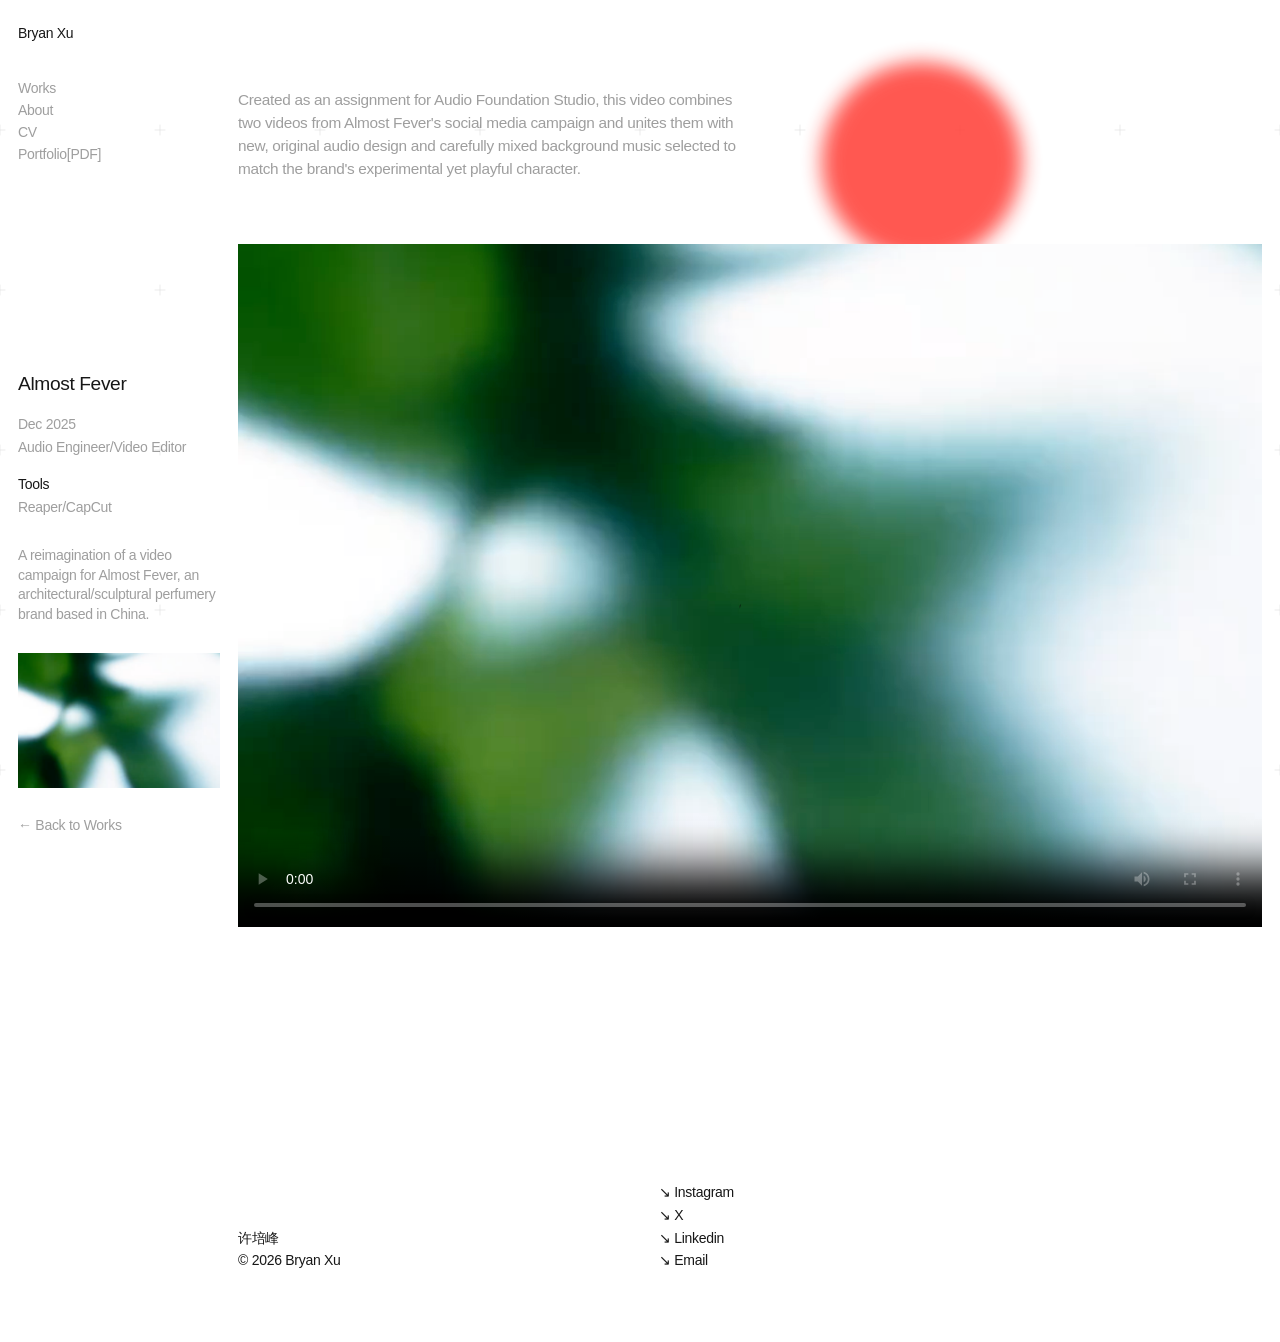
<file: visual-language-site/almost-fever.html>
<!doctype html>
<html lang="en">
  <head>
    <meta charset="utf-8">
    <meta name="viewport" content="width=device-width, initial-scale=1">
    <title>Almost Fever — Bryan Xu</title>
    <meta name="description" content="Almost Fever — a reimagination of a video campaign with original audio design and edited video.">
    <meta property="og:site_name" content="Bryan Xu">
    <meta property="og:type" content="website">
    <meta property="og:title" content="Almost Fever — Bryan Xu">
    <meta property="og:description" content="Almost Fever — a reimagination of a video campaign with original audio design and edited video.">
    <meta property="og:image" content="https://bxbryan.com/assets/site-thumbnail.png">
    <meta property="og:image:width" content="1200">
    <meta property="og:image:height" content="630">
    <meta name="twitter:card" content="summary_large_image">
    <meta name="twitter:image" content="https://bxbryan.com/assets/site-thumbnail.png">
    <link rel="icon" type="image/png" href="assets/site-icon.png">
    <link rel="apple-touch-icon" href="assets/site-icon.png">
    <link rel="stylesheet" href="styles.css">
  </head>
  <body>

    <div class="accent-circle" aria-hidden="true"></div>

    <header class="site-header">
      <a href="index.html" class="brand">Bryan Xu</a>
      <nav aria-label="Primary navigation">
        <a href="works.html">Works</a>
        <a href="about.html">About</a>
        <a href="assets/cv/Bryan-Xu-Resume-260428-ATS.pdf" target="_blank" rel="noopener">CV</a>
        <a href="assets/Bryan-Xu-Portfolio-260608.pdf" target="_blank" rel="noopener">Portfolio[PDF]</a>
      </nav>
    </header>

    <main class="page-wrap project-page">
      <div class="five-col">

        <!-- Sidebar -->
        <aside class="sidebar">
          <h1 class="sidebar-title">Almost Fever</h1>
          <div class="sidebar-meta">
            <span>Dec 2025</span>
            <span>Audio Engineer/Video Editor</span>
            <strong>Tools</strong>
            <span>Reaper/CapCut</span>
          </div>
          <p class="sidebar-desc">A reimagination of a video campaign for Almost Fever, an architectural/sculptural perfumery brand based in China.</p>
          <video class="sidebar-preview" src="assets/almost-fever/almost-fever.mp4" poster="assets/almost-fever/almost-fever-cover.png" muted autoplay playsinline loop preload="metadata" aria-label="Almost Fever preview"></video>
          <a href="works.html" class="back-link">← Back to Works</a>
        </aside>

        <!-- Main content -->
        <div class="col-main">
          <div class="intro-copy" data-reveal>
            <p>Created as an assignment for Audio Foundation Studio, this video combines two videos from Almost Fever's social media campaign and unites them with new, original audio design and carefully mixed background music selected to match the brand's experimental yet playful character.</p>
          </div>

          <div class="video-stack" data-reveal>
            <video class="project-video" src="assets/almost-fever/almost-fever.mp4" poster="assets/almost-fever/almost-fever-cover.png" controls playsinline preload="metadata" aria-label="Almost Fever campaign reimagination"></video>
          </div>
        </div>

      </div>
    </main>

    <footer class="site-footer">
      <div class="five-col">
        <div class="footer-identity">
          <span>许培峰</span>
          <span>&copy; 2026 Bryan Xu</span>
        </div>
        <div class="footer-links" aria-label="Social links">
          <a href="https://www.instagram.com/_bxbryan/" target="_blank" rel="noopener">&#x2198;&#xFE0E; Instagram</a>
          <a href="https://x.com/BxBryanx" target="_blank" rel="noopener">&#x2198;&#xFE0E; X</a>
          <a href="https://www.linkedin.com/in/bryan-xu-a65881256/" target="_blank" rel="noopener">&#x2198;&#xFE0E; Linkedin</a>
          <a href="mailto:bxbry4n@gmail.com">&#x2198;&#xFE0E; Email</a>
        </div>
      </div>
    </footer>

    <script>
      const circle = document.querySelector(".accent-circle");
      let cx = window.innerWidth * 0.72, cy = window.innerHeight * 0.18;
      let tx = cx, ty = cy;
      window.addEventListener("mousemove", e => { tx = e.clientX; ty = e.clientY; }, { passive: true });
      (function tick() {
        cx += (tx - cx) * 0.06;
        cy += (ty - cy) * 0.06;
        if (circle) circle.style.transform = `translate(${cx.toFixed(1)}px,${cy.toFixed(1)}px)`;
        requestAnimationFrame(tick);
      })();
      const observer = new IntersectionObserver(
        entries => entries.forEach(e => { if (e.isIntersecting) { e.target.classList.add("is-visible"); observer.unobserve(e.target); } }),
        { threshold: 0.08 }
      );
      document.querySelectorAll("[data-reveal]").forEach(el => observer.observe(el));
      document.body.classList.add("is-loaded");
    </script>
  </body>
</html>
</file>
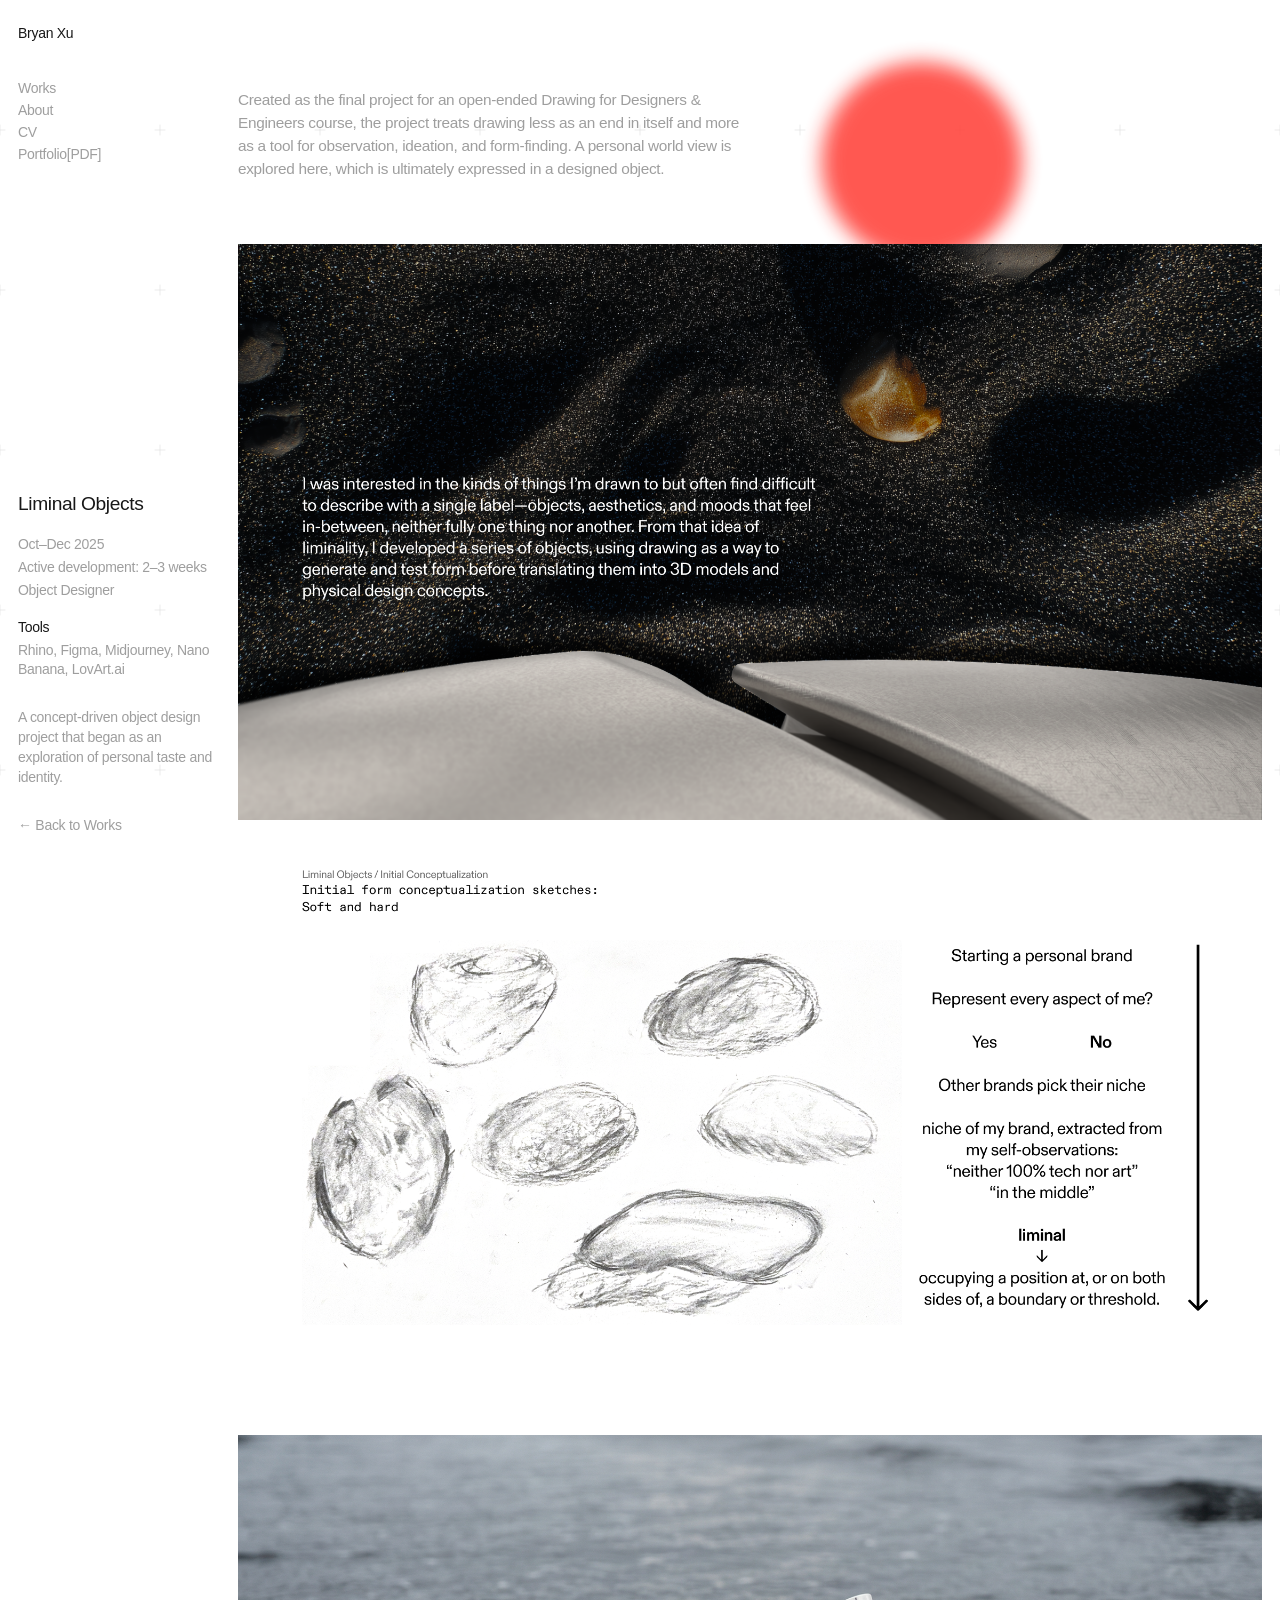
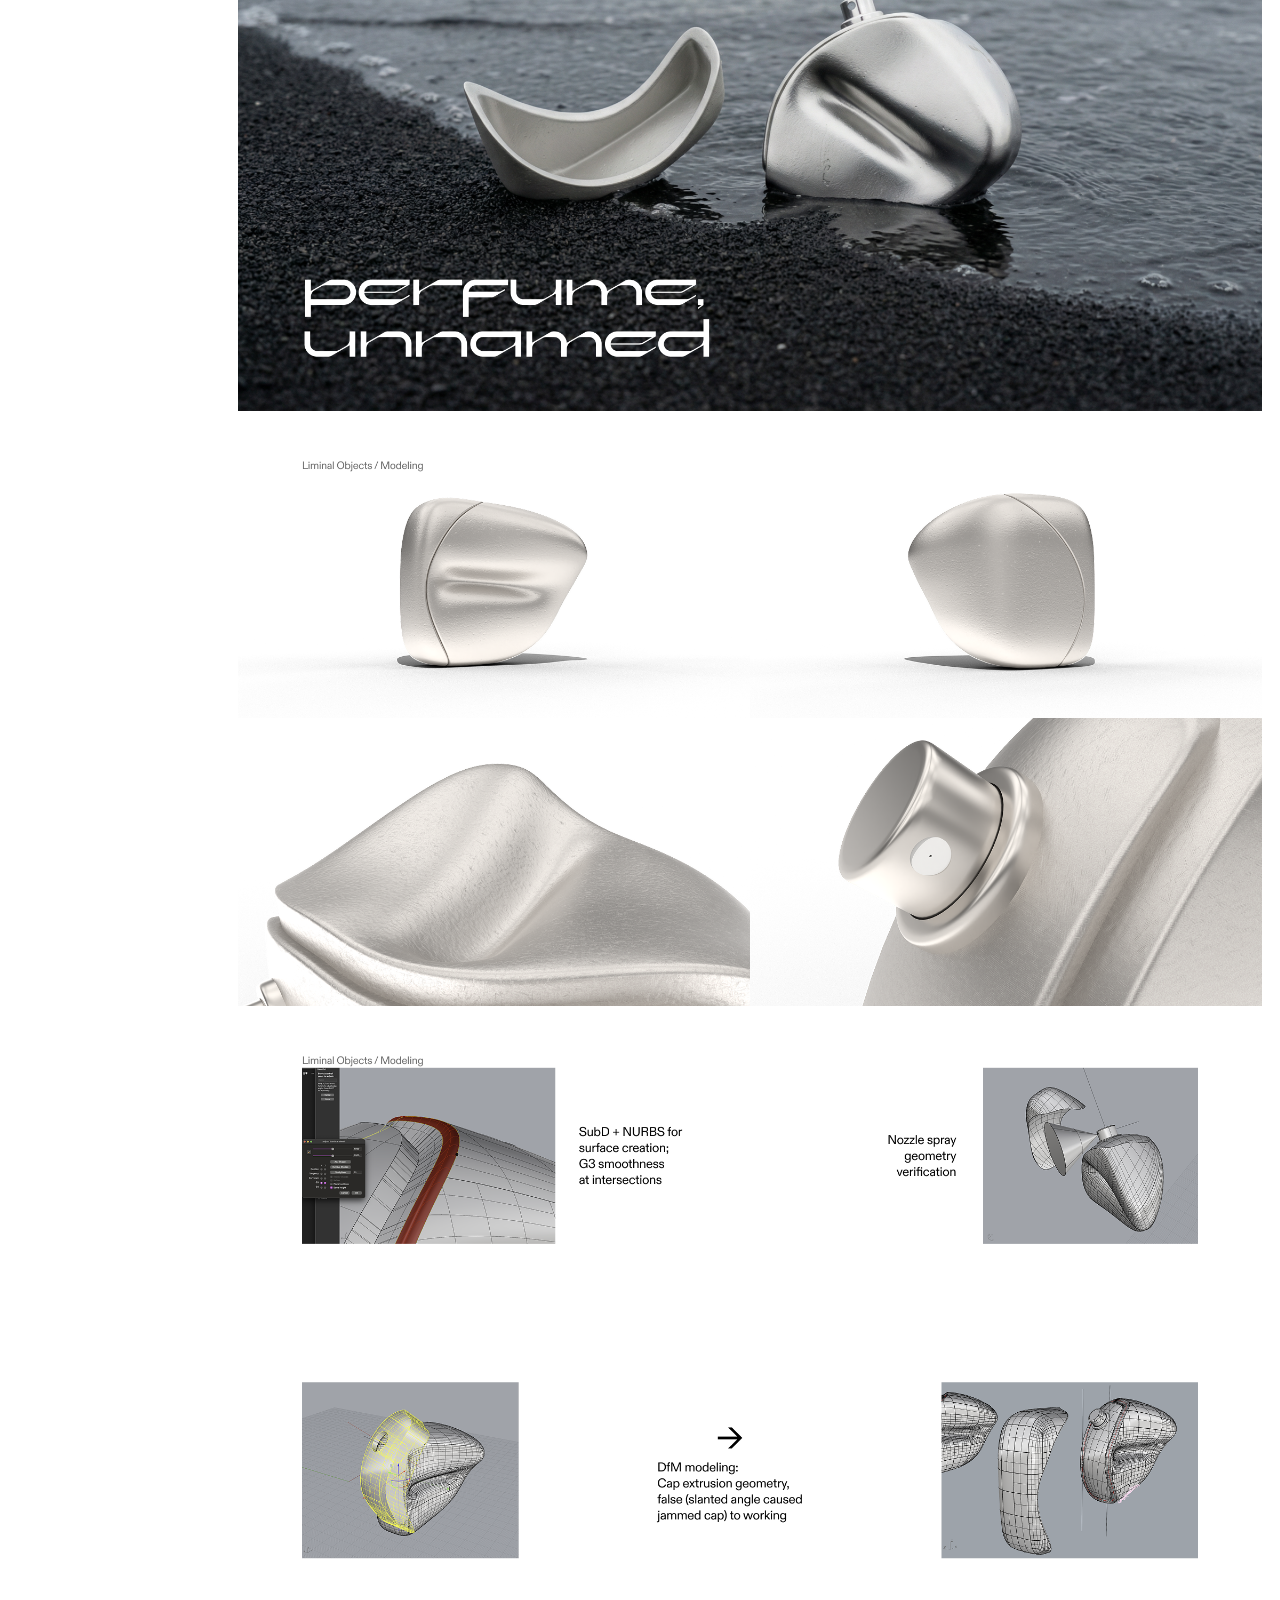
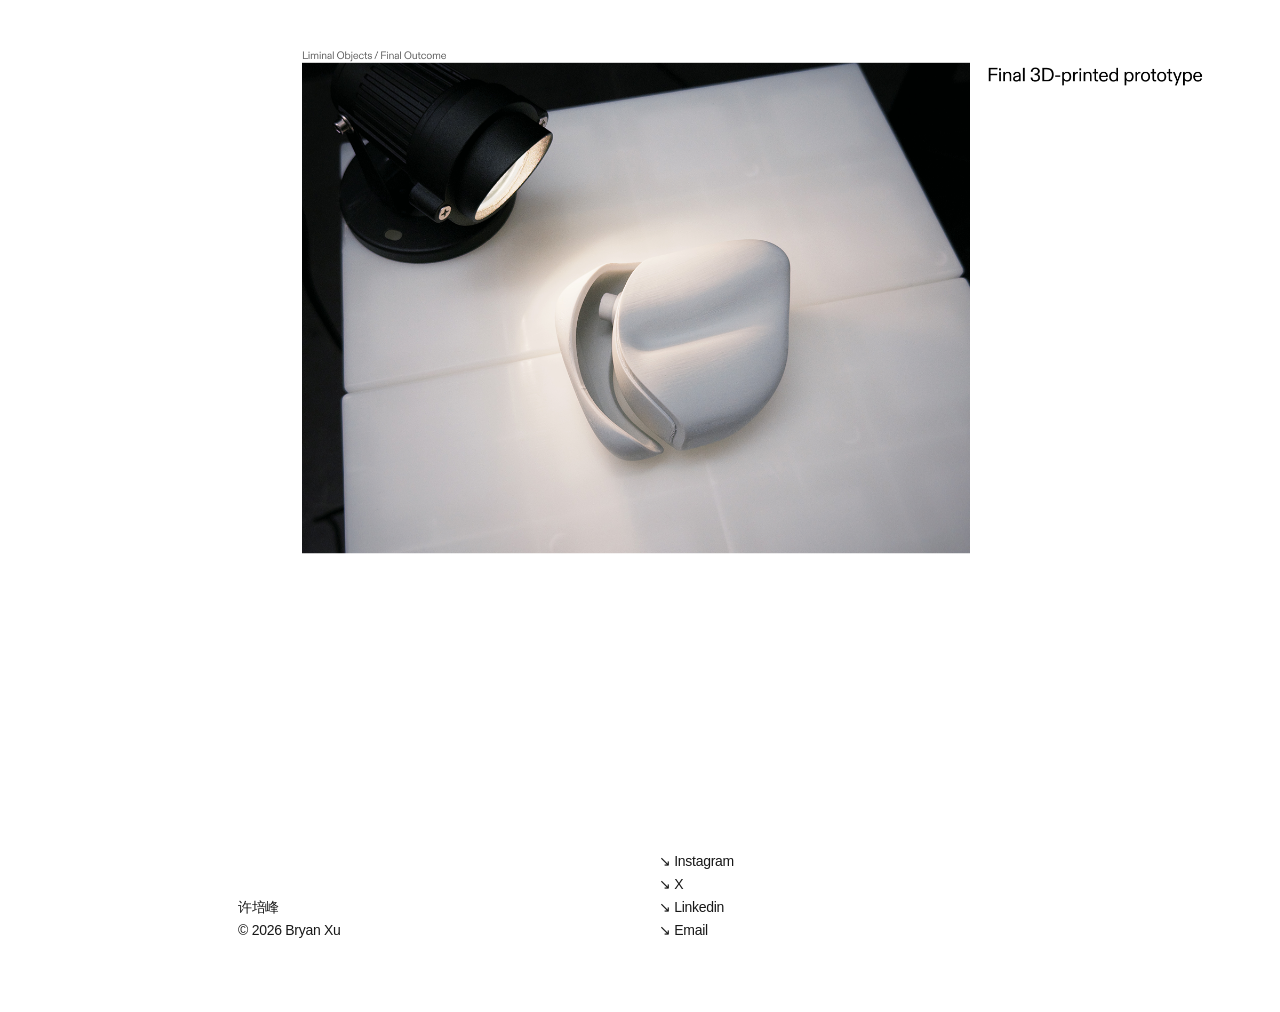
<file: visual-language-site/liminal-objects.html>
<!doctype html>
<html lang="en">
  <head>
    <meta charset="utf-8">
    <meta name="viewport" content="width=device-width, initial-scale=1">
    <title>Liminal Objects — Bryan Xu</title>
    <meta name="description" content="Liminal Objects — a concept-driven object design project exploring personal taste and identity.">
    <meta property="og:site_name" content="Bryan Xu">
    <meta property="og:type" content="website">
    <meta property="og:title" content="Liminal Objects — Bryan Xu">
    <meta property="og:description" content="Liminal Objects — a concept-driven object design project exploring personal taste and identity.">
    <meta property="og:image" content="https://bxbryan.com/assets/site-thumbnail.png">
    <meta property="og:image:width" content="1200">
    <meta property="og:image:height" content="630">
    <meta name="twitter:card" content="summary_large_image">
    <meta name="twitter:image" content="https://bxbryan.com/assets/site-thumbnail.png">
    <link rel="icon" type="image/png" href="assets/site-icon.png">
    <link rel="apple-touch-icon" href="assets/site-icon.png">
    <link rel="stylesheet" href="styles.css">
  </head>
  <body>

    <div class="accent-circle" aria-hidden="true"></div>

    <header class="site-header">
      <a href="index.html" class="brand">Bryan Xu</a>
      <nav aria-label="Primary navigation">
        <a href="works.html">Works</a>
        <a href="about.html">About</a>
        <a href="assets/cv/Bryan-Xu-Resume-260428-ATS.pdf" target="_blank" rel="noopener">CV</a>
        <a href="assets/Bryan-Xu-Portfolio-260608.pdf" target="_blank" rel="noopener">Portfolio[PDF]</a>
      </nav>
    </header>

    <main class="page-wrap project-page">
      <div class="five-col">

        <!-- Sidebar -->
        <aside class="sidebar">
          <h1 class="sidebar-title">Liminal Objects</h1>
          <div class="sidebar-meta">
            <span>Oct–Dec 2025</span>
            <span>Active development: 2–3 weeks</span>
            <span>Object Designer</span>
            <strong>Tools</strong>
            <span>Rhino, Figma, Midjourney, Nano Banana, LovArt.ai</span>
          </div>
          <p class="sidebar-desc">A concept-driven object design project that began as an exploration of personal taste and identity.</p>
          <a href="works.html" class="back-link">← Back to Works</a>
        </aside>

        <!-- Main content -->
        <div class="col-main">
          <div class="intro-copy" data-reveal>
            <p>Created as the final project for an open-ended Drawing for Designers &amp; Engineers course, the project treats drawing less as an end in itself and more as a tool for observation, ideation, and form-finding. A personal world view is explored here, which is ultimately expressed in a designed object.</p>
          </div>

          <div class="image-stack" data-reveal>
            <img src="assets/limobj/lim1.png" alt="Liminal Objects — study 1">
            <img src="assets/limobj/lim2.png" alt="Liminal Objects — study 2">
            <img src="assets/limobj/lim3.png" alt="Liminal Objects — study 3">
            <img src="assets/limobj/lim4.png" alt="Liminal Objects — study 4">
            <img src="assets/limobj/lim5.png" alt="Liminal Objects — study 5">
            <img src="assets/limobj/lim6.png" alt="Liminal Objects — study 6">
          </div>
        </div>

      </div>
    </main>

    <footer class="site-footer">
      <div class="five-col">
        <div class="footer-identity">
          <span>许培峰</span>
          <span>&copy; 2026 Bryan Xu</span>
        </div>
        <div class="footer-links" aria-label="Social links">
          <a href="https://www.instagram.com/_bxbryan/" target="_blank" rel="noopener">&#x2198;&#xFE0E; Instagram</a>
          <a href="https://x.com/BxBryanx" target="_blank" rel="noopener">&#x2198;&#xFE0E; X</a>
          <a href="https://www.linkedin.com/in/bryan-xu-a65881256/" target="_blank" rel="noopener">&#x2198;&#xFE0E; Linkedin</a>
          <a href="mailto:bxbry4n@gmail.com">&#x2198;&#xFE0E; Email</a>
        </div>
      </div>
    </footer>

    <script>
      const circle = document.querySelector(".accent-circle");
      let cx = window.innerWidth * 0.72, cy = window.innerHeight * 0.18;
      let tx = cx, ty = cy;
      window.addEventListener("mousemove", e => { tx = e.clientX; ty = e.clientY; }, { passive: true });
      (function tick() {
        cx += (tx - cx) * 0.06;
        cy += (ty - cy) * 0.06;
        if (circle) circle.style.transform = `translate(${cx.toFixed(1)}px,${cy.toFixed(1)}px)`;
        requestAnimationFrame(tick);
      })();
      const observer = new IntersectionObserver(
        entries => entries.forEach(e => { if (e.isIntersecting) { e.target.classList.add("is-visible"); observer.unobserve(e.target); } }),
        { threshold: 0.08 }
      );
      document.querySelectorAll("[data-reveal]").forEach(el => observer.observe(el));
      document.body.classList.add("is-loaded");
    </script>
    <script src="project-gallery.js"></script>
  </body>
</html>
</file>
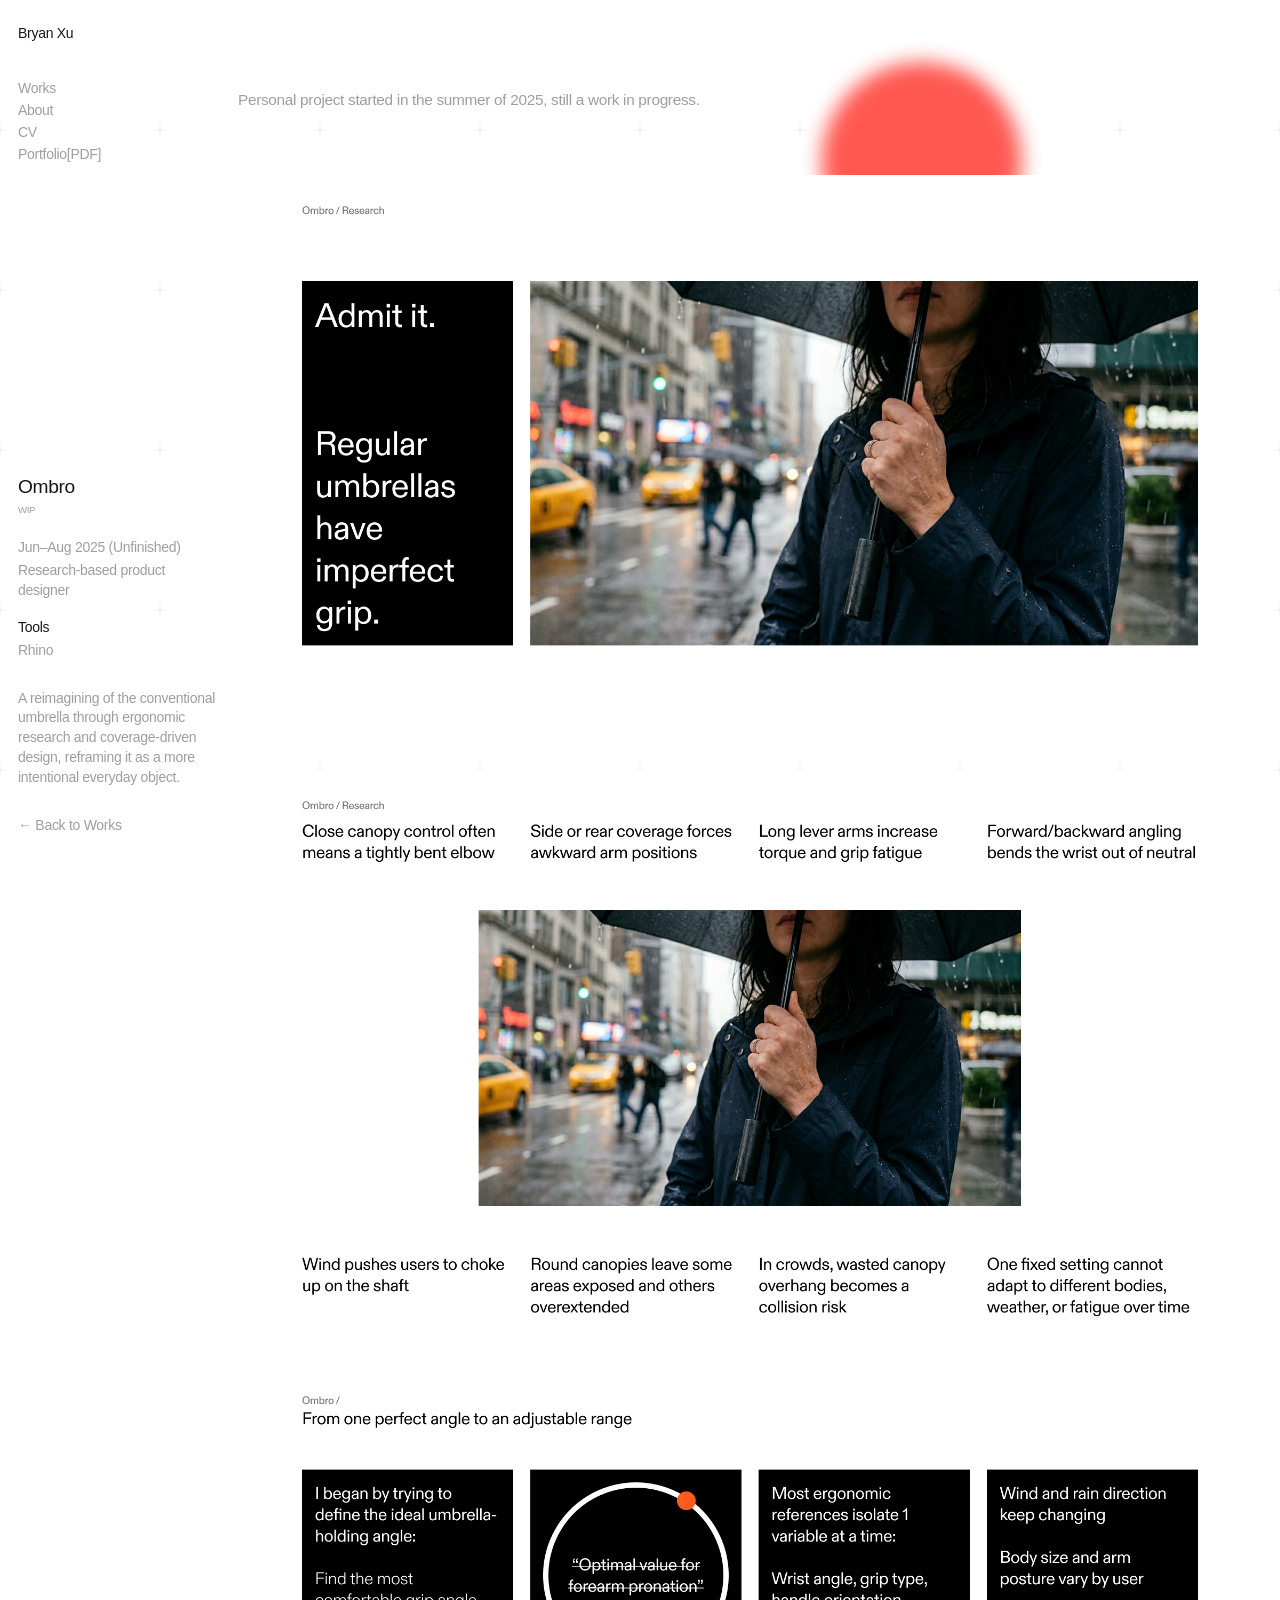
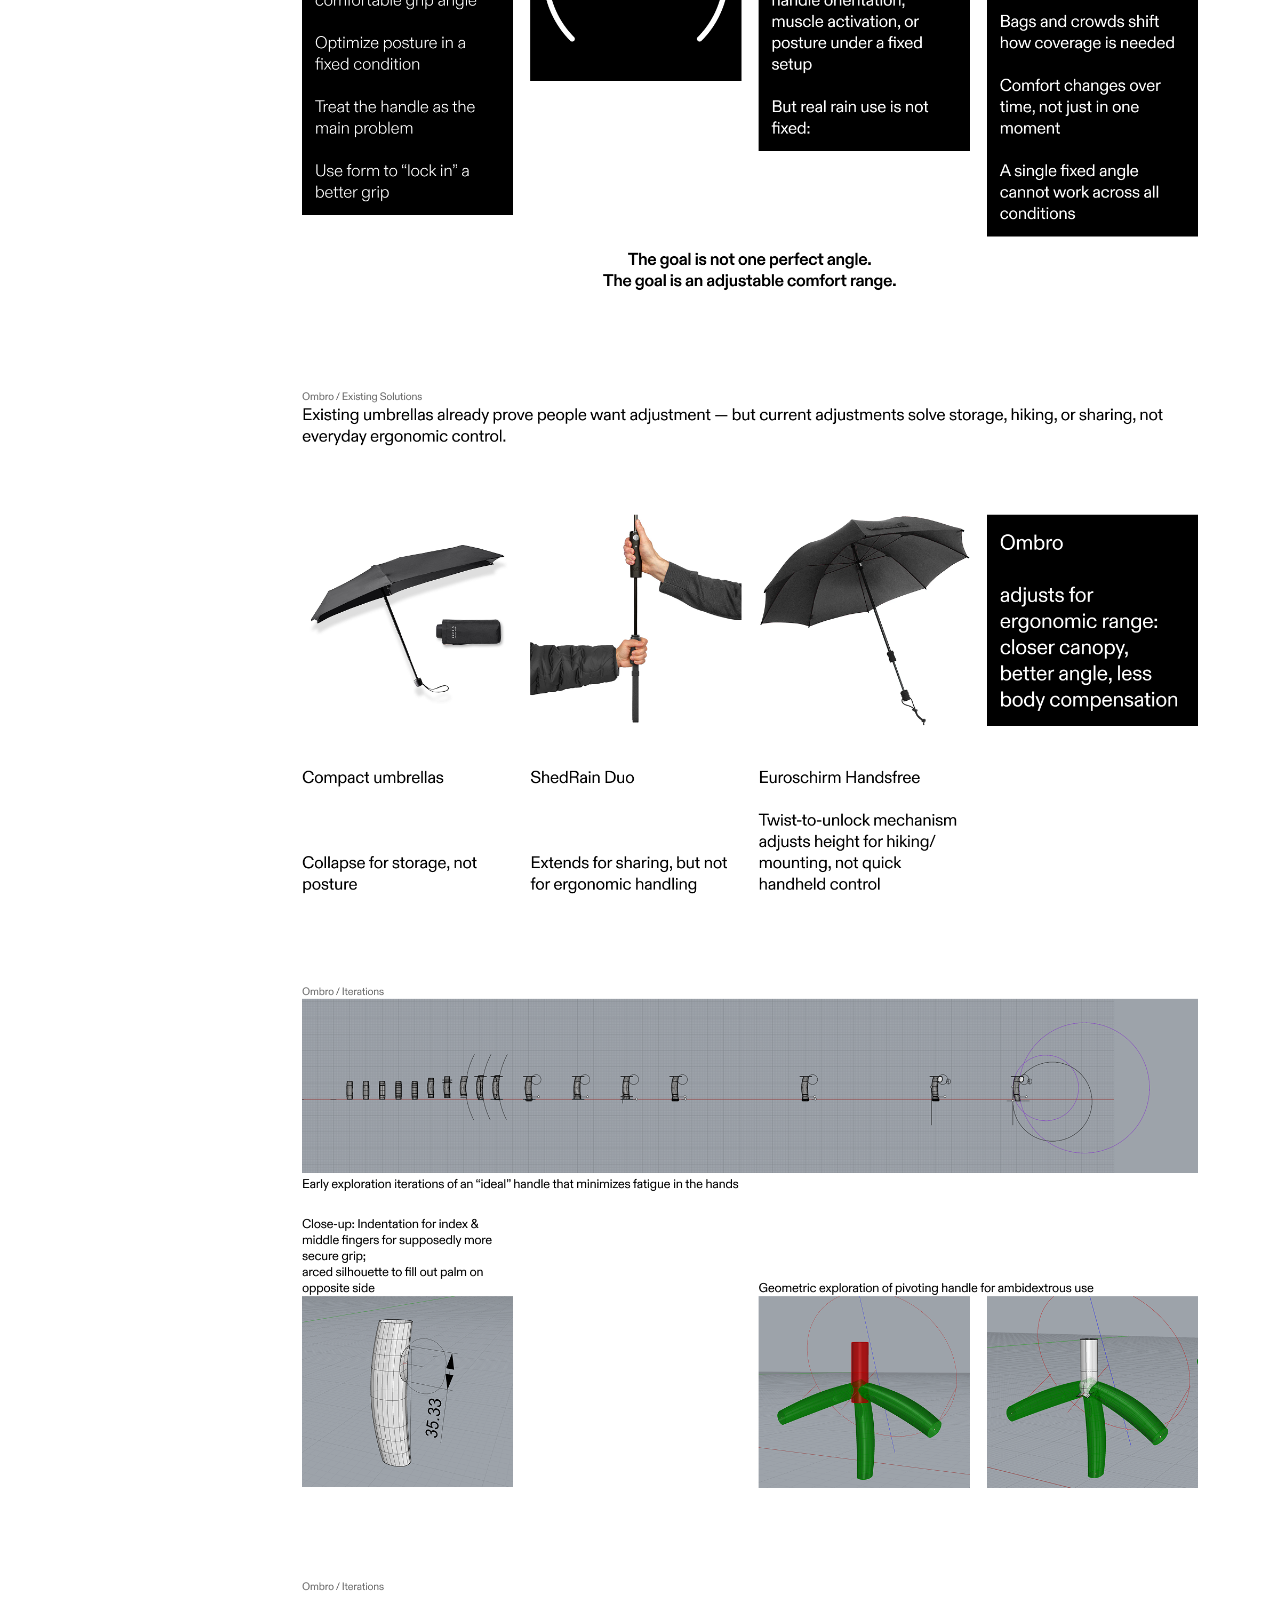
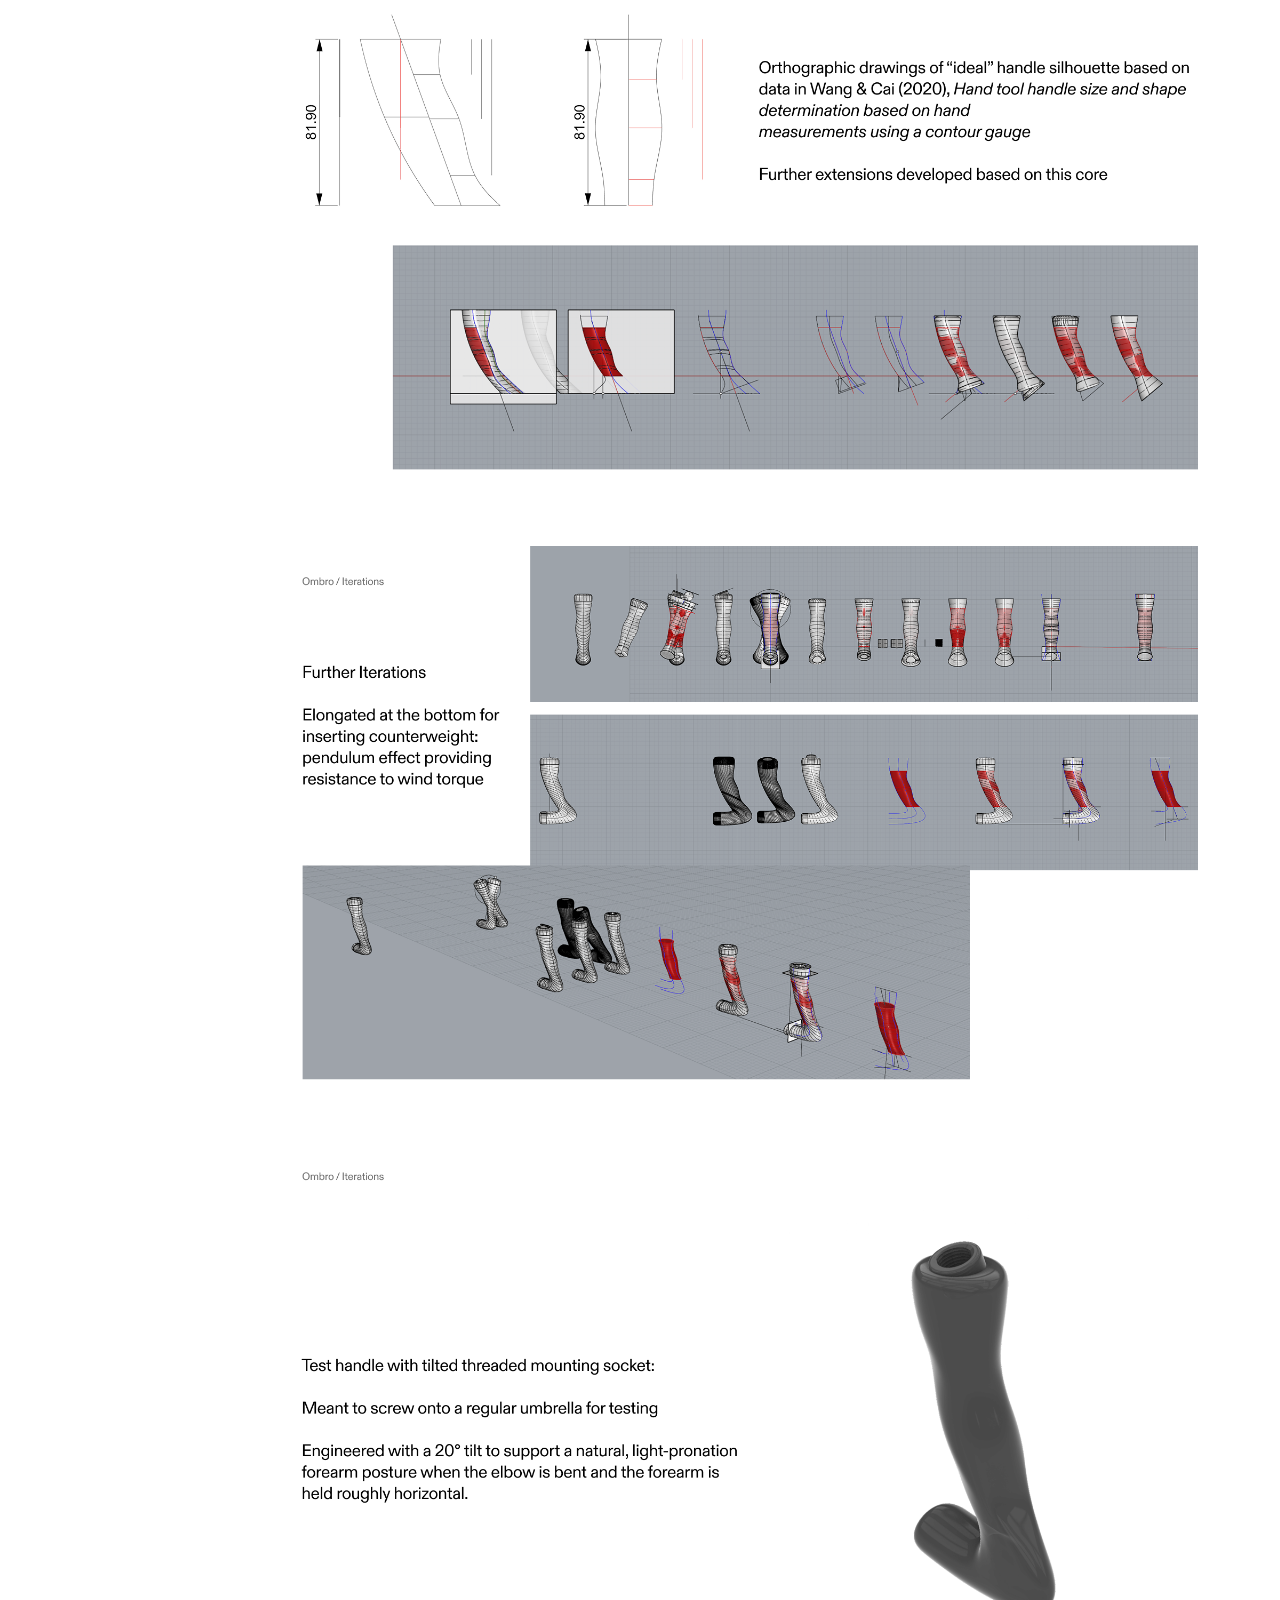
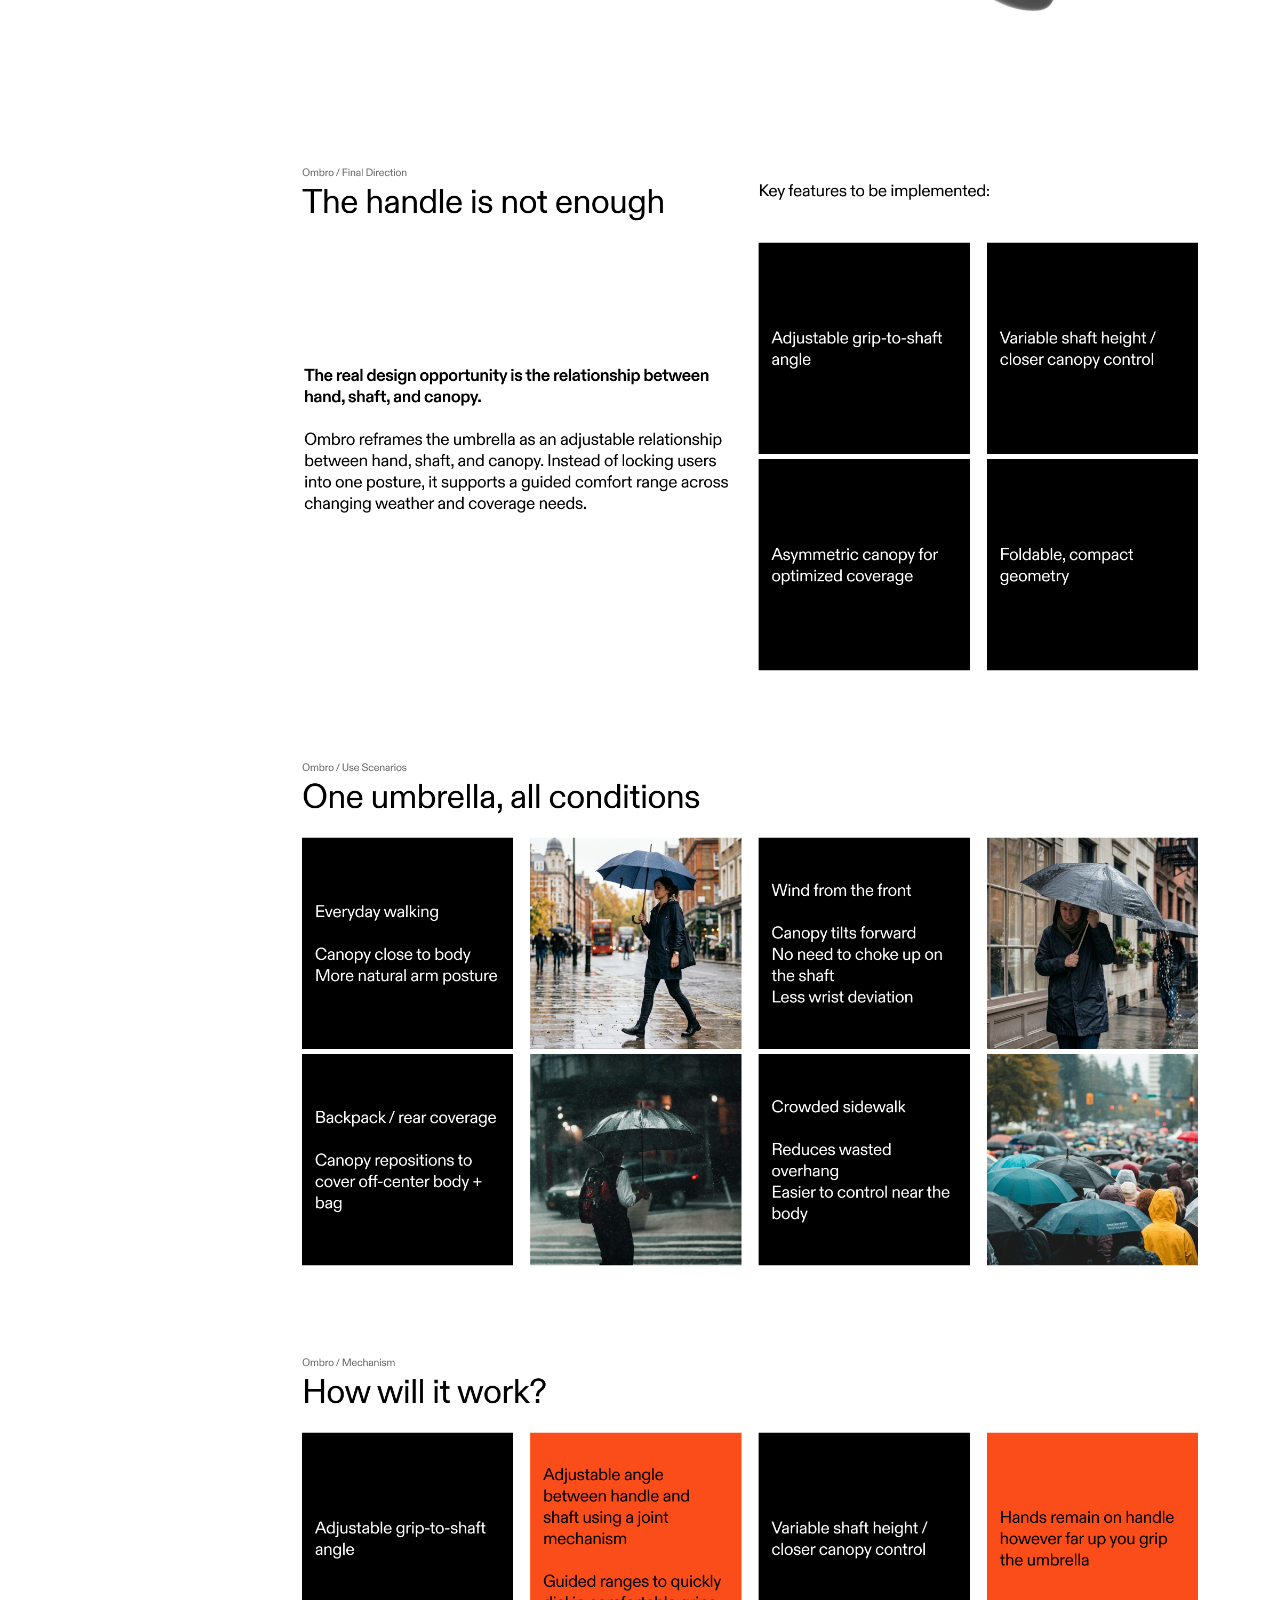
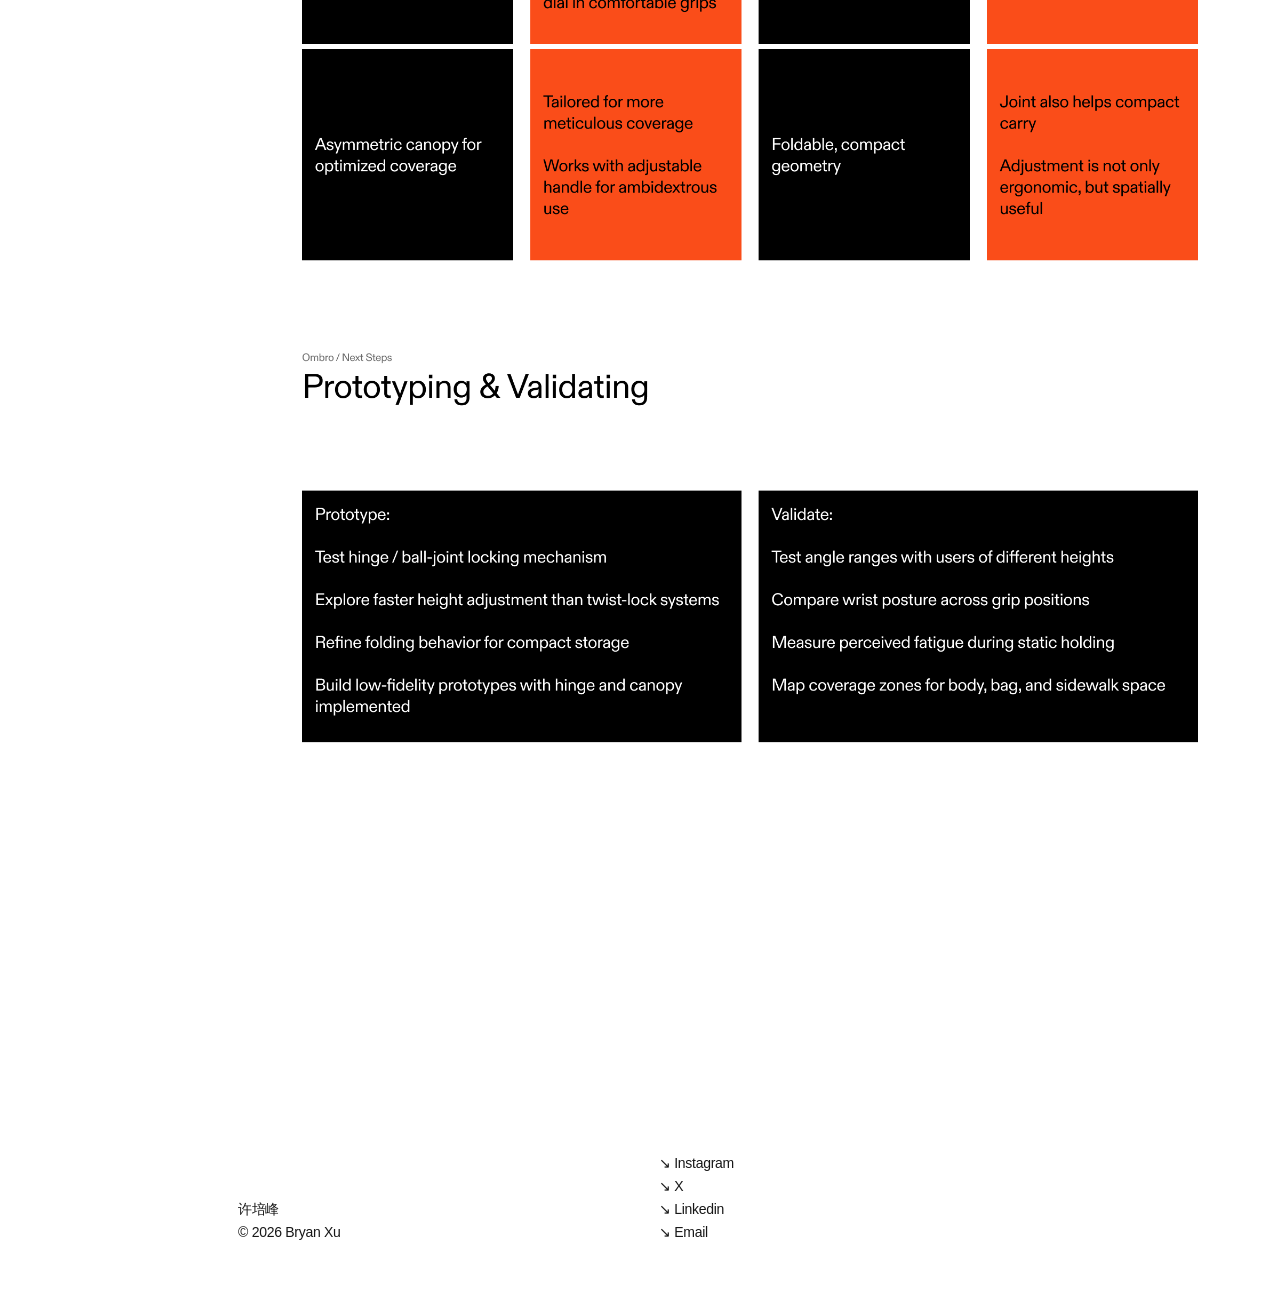
<file: visual-language-site/ombro.html>
<!doctype html>
<html lang="en">
  <head>
    <meta charset="utf-8">
    <meta name="viewport" content="width=device-width, initial-scale=1">
    <title>Ombro — Bryan Xu</title>
    <meta name="description" content="Ombro — a reimagining of the conventional umbrella through ergonomic research and coverage-driven design.">
    <meta property="og:site_name" content="Bryan Xu">
    <meta property="og:type" content="website">
    <meta property="og:title" content="Ombro — Bryan Xu">
    <meta property="og:description" content="Ombro — a reimagining of the conventional umbrella through ergonomic research and coverage-driven design.">
    <meta property="og:image" content="https://bxbryan.com/assets/site-thumbnail.png">
    <meta property="og:image:width" content="1200">
    <meta property="og:image:height" content="630">
    <meta name="twitter:card" content="summary_large_image">
    <meta name="twitter:image" content="https://bxbryan.com/assets/site-thumbnail.png">
    <link rel="icon" type="image/png" href="assets/site-icon.png">
    <link rel="apple-touch-icon" href="assets/site-icon.png">
    <link rel="stylesheet" href="styles.css">
  </head>
  <body>

    <div class="accent-circle" aria-hidden="true"></div>

    <header class="site-header">
      <a href="index.html" class="brand">Bryan Xu</a>
      <nav aria-label="Primary navigation">
        <a href="works.html">Works</a>
        <a href="about.html">About</a>
        <a href="assets/cv/Bryan-Xu-Resume-260428-ATS.pdf" target="_blank" rel="noopener">CV</a>
        <a href="assets/Bryan-Xu-Portfolio-260608.pdf" target="_blank" rel="noopener">Portfolio[PDF]</a>
      </nav>
    </header>

    <main class="page-wrap project-page">
      <div class="five-col">

        <!-- Sidebar -->
        <aside class="sidebar">
          <h1 class="sidebar-title">Ombro<br><span style="font-size:0.5em; color:var(--text-secondary);">WIP</span></h1>
          <div class="sidebar-meta">
            <span>Jun–Aug 2025 (Unfinished)</span>
            <span>Research-based product designer</span>
            <strong>Tools</strong>
            <span>Rhino</span>
          </div>
          <p class="sidebar-desc">A reimagining of the conventional umbrella through ergonomic research and coverage-driven design, reframing it as a more intentional everyday object.</p>
          <a href="works.html" class="back-link">← Back to Works</a>
        </aside>

        <!-- Main content -->
        <div class="col-main">
          <div class="intro-copy" data-reveal>
            <p>Personal project started in the summer of 2025, still a work in progress.</p>
          </div>

          <div class="image-stack" data-reveal>
            <img src="assets/ombro/umbrella-iteration-1.png" alt="Ombro — umbrella iteration 1">
            <img src="assets/ombro/umbrella-iteration-2.png" alt="Ombro — umbrella iteration 2">
            <img src="assets/ombro/umbrella-iteration-3.png" alt="Ombro — umbrella iteration 3">
            <img src="assets/ombro/existing-solutions.png" alt="Ombro — existing solutions research">
            <img src="assets/ombro/iterations-0.png" alt="Ombro — form iterations">
            <img src="assets/ombro/iterations-1.png" alt="Ombro — form iterations">
            <img src="assets/ombro/iterations-2.png" alt="Ombro — form iterations">
            <img src="assets/ombro/iterations-3.png" alt="Ombro — form iterations">
            <img src="assets/ombro/iterations-4.png" alt="Ombro — form iterations">
            <img src="assets/ombro/iterations-5.png" alt="Ombro — form iterations">
            <img src="assets/ombro/iterations-6.png" alt="Ombro — form iterations">
            <img src="assets/ombro/iterations-7.png" alt="Ombro — form iterations">
          </div>
        </div>

      </div>
    </main>

    <footer class="site-footer">
      <div class="five-col">
        <div class="footer-identity">
          <span>许培峰</span>
          <span>&copy; 2026 Bryan Xu</span>
        </div>
        <div class="footer-links" aria-label="Social links">
          <a href="https://www.instagram.com/_bxbryan/" target="_blank" rel="noopener">&#x2198;&#xFE0E; Instagram</a>
          <a href="https://x.com/BxBryanx" target="_blank" rel="noopener">&#x2198;&#xFE0E; X</a>
          <a href="https://www.linkedin.com/in/bryan-xu-a65881256/" target="_blank" rel="noopener">&#x2198;&#xFE0E; Linkedin</a>
          <a href="mailto:bxbry4n@gmail.com">&#x2198;&#xFE0E; Email</a>
        </div>
      </div>
    </footer>

    <script>
      const circle = document.querySelector(".accent-circle");
      let cx = window.innerWidth * 0.72, cy = window.innerHeight * 0.18;
      let tx = cx, ty = cy;
      window.addEventListener("mousemove", e => { tx = e.clientX; ty = e.clientY; }, { passive: true });
      (function tick() {
        cx += (tx - cx) * 0.06;
        cy += (ty - cy) * 0.06;
        if (circle) circle.style.transform = `translate(${cx.toFixed(1)}px,${cy.toFixed(1)}px)`;
        requestAnimationFrame(tick);
      })();
      const observer = new IntersectionObserver(
        entries => entries.forEach(e => { if (e.isIntersecting) { e.target.classList.add("is-visible"); observer.unobserve(e.target); } }),
        { threshold: 0.08 }
      );
      document.querySelectorAll("[data-reveal]").forEach(el => observer.observe(el));
      document.body.classList.add("is-loaded");
    </script>
    <script src="project-gallery.js"></script>
  </body>
</html>
</file>
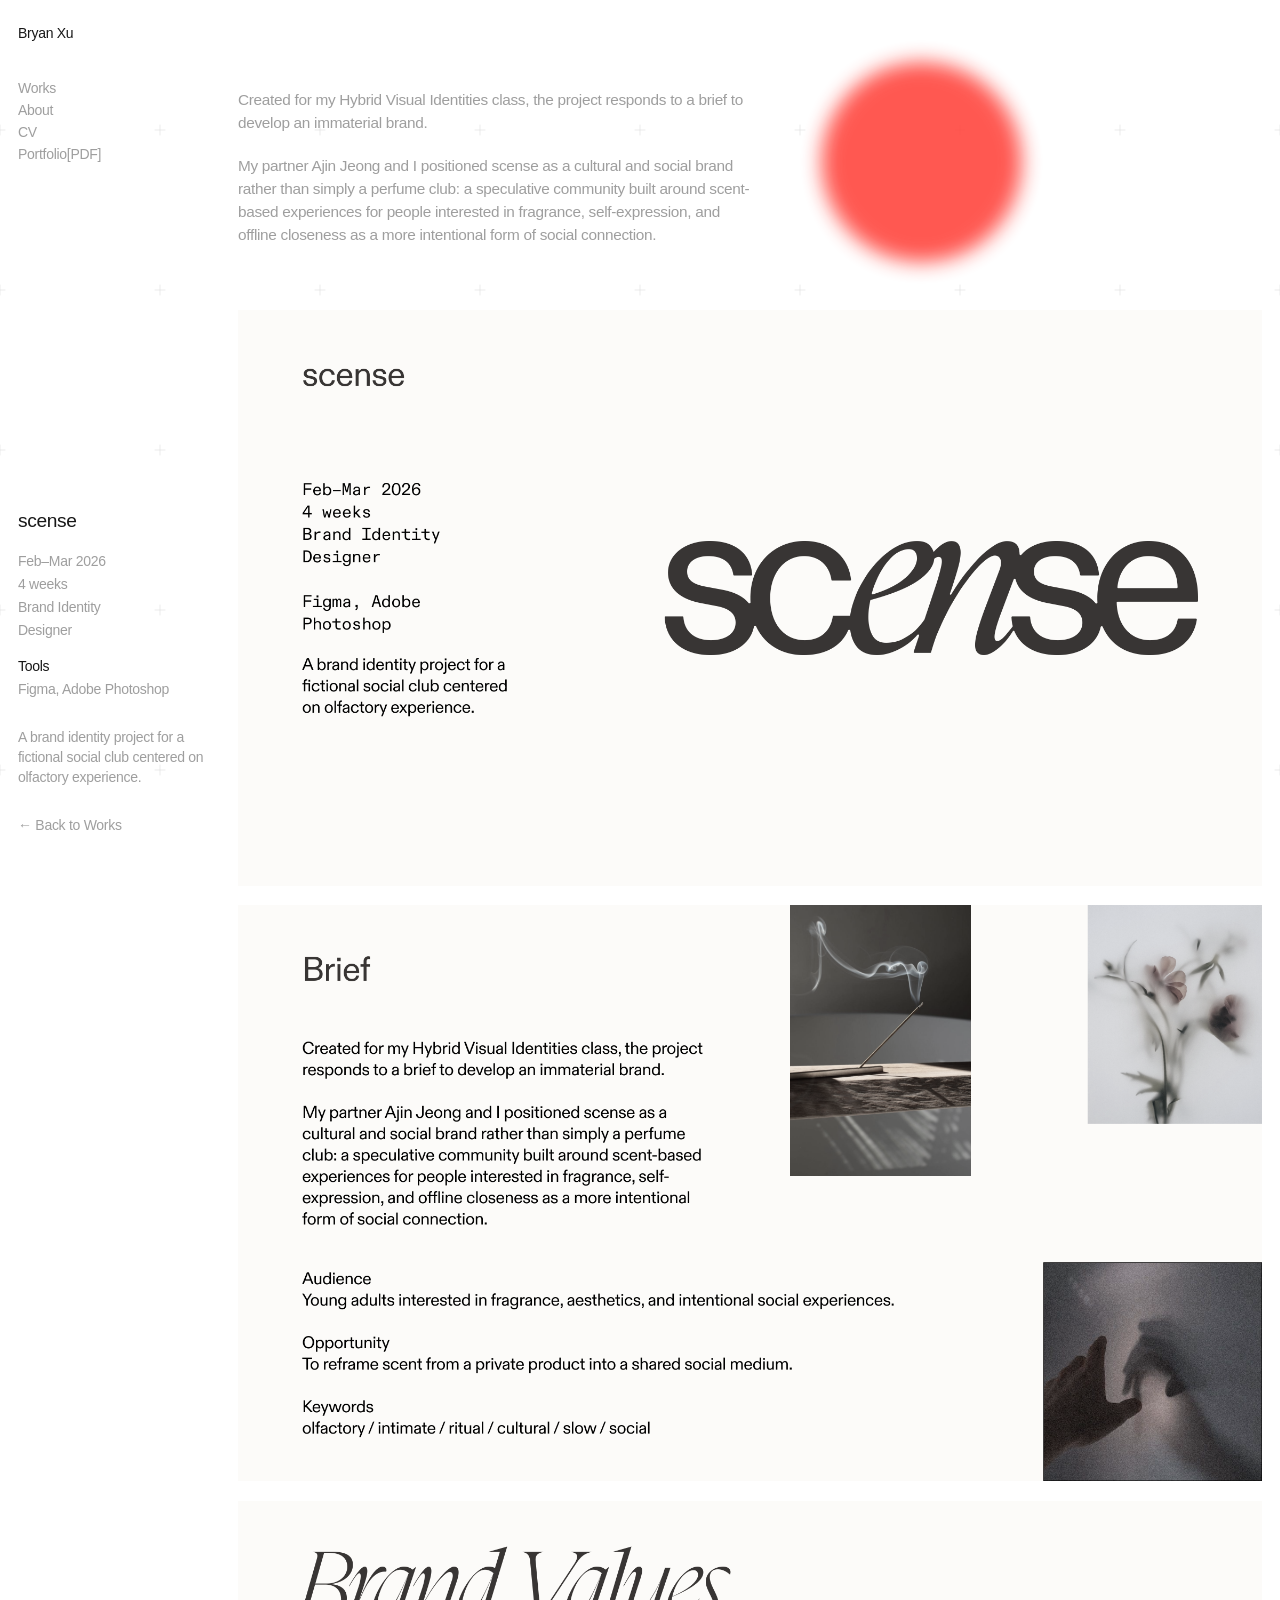
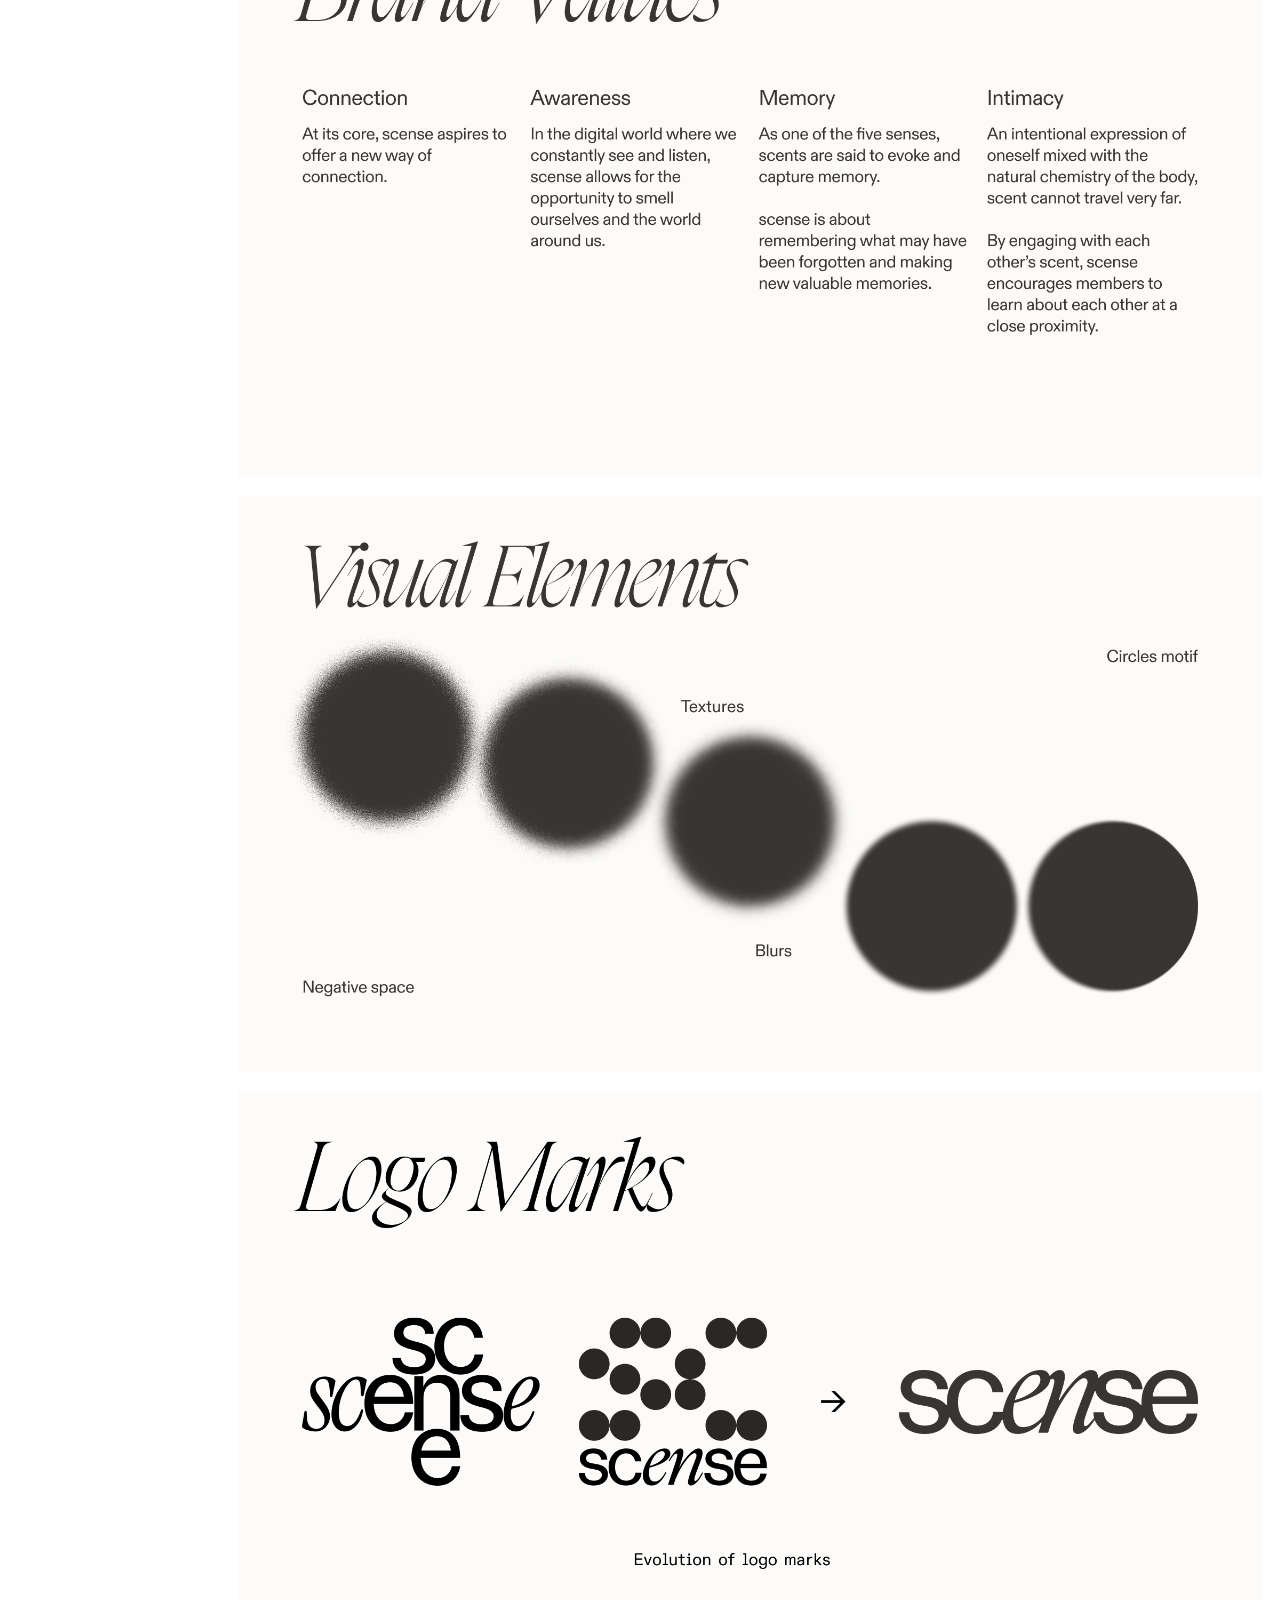
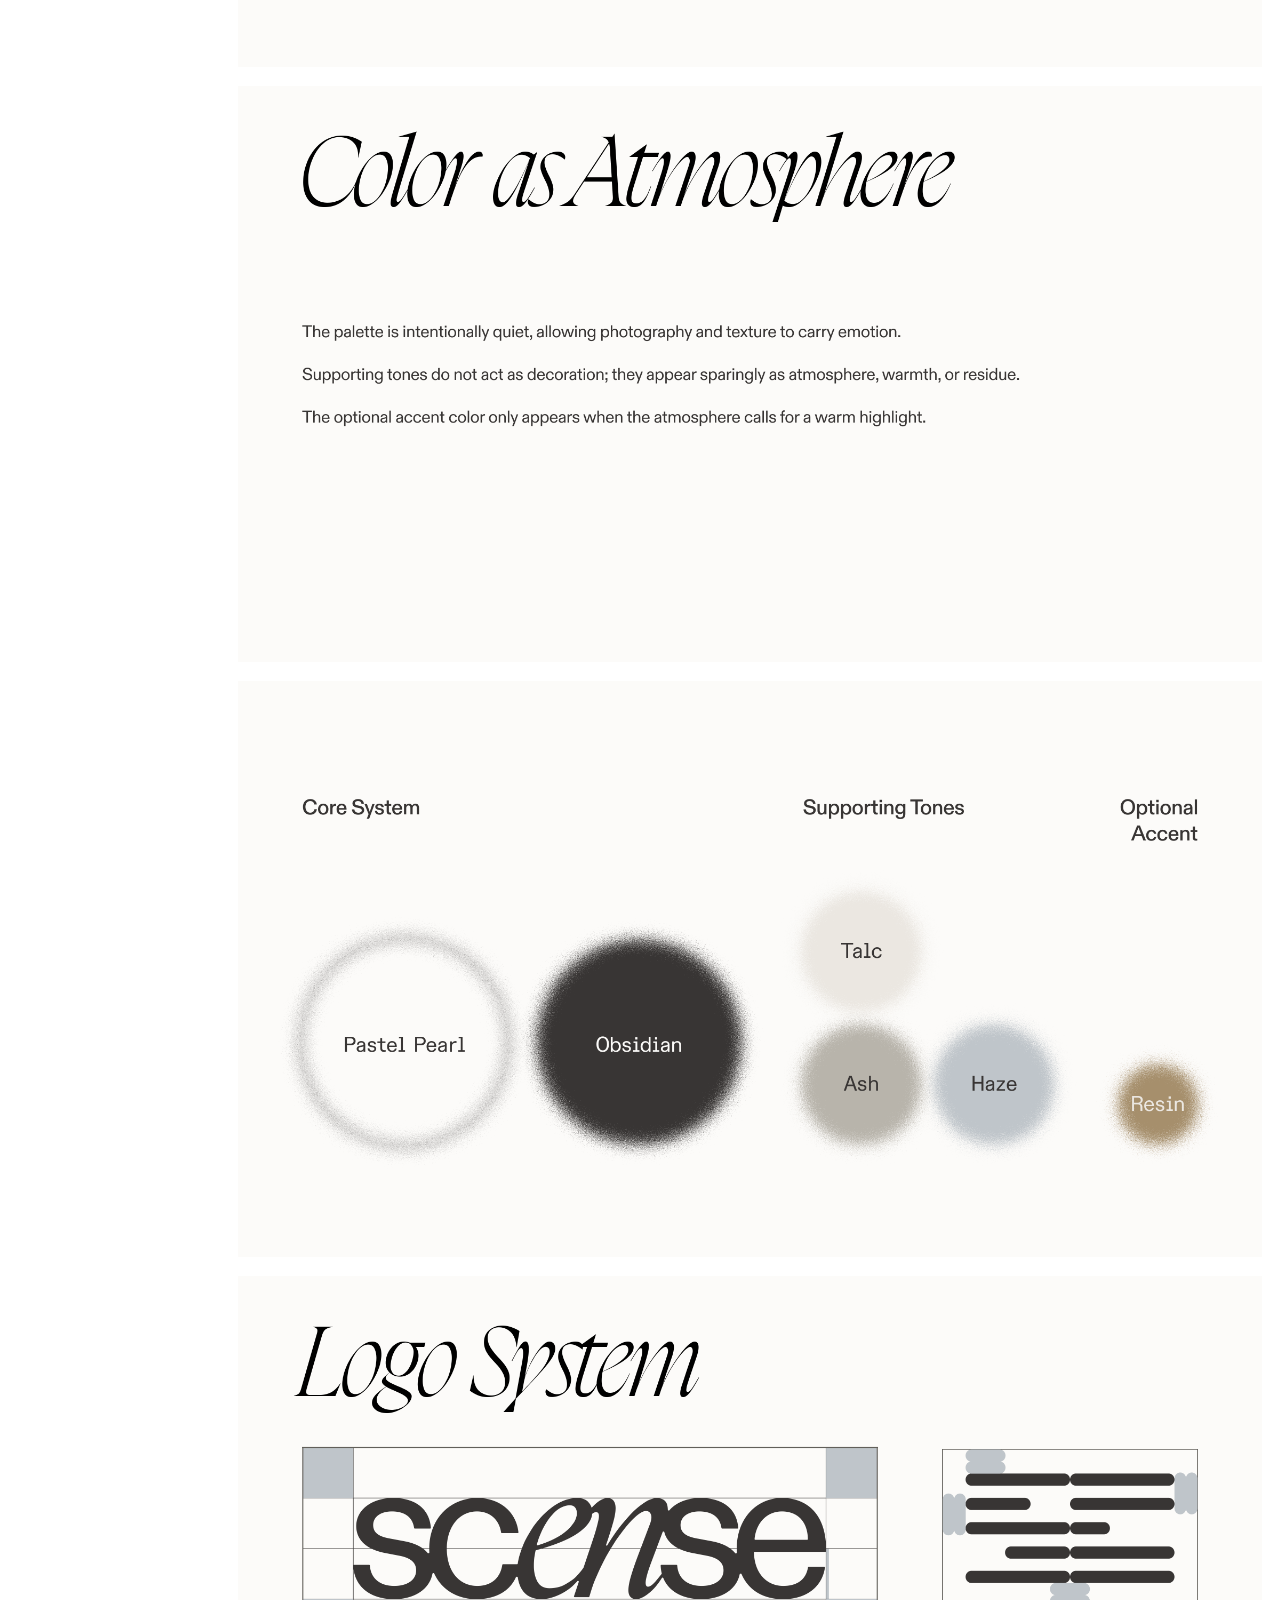
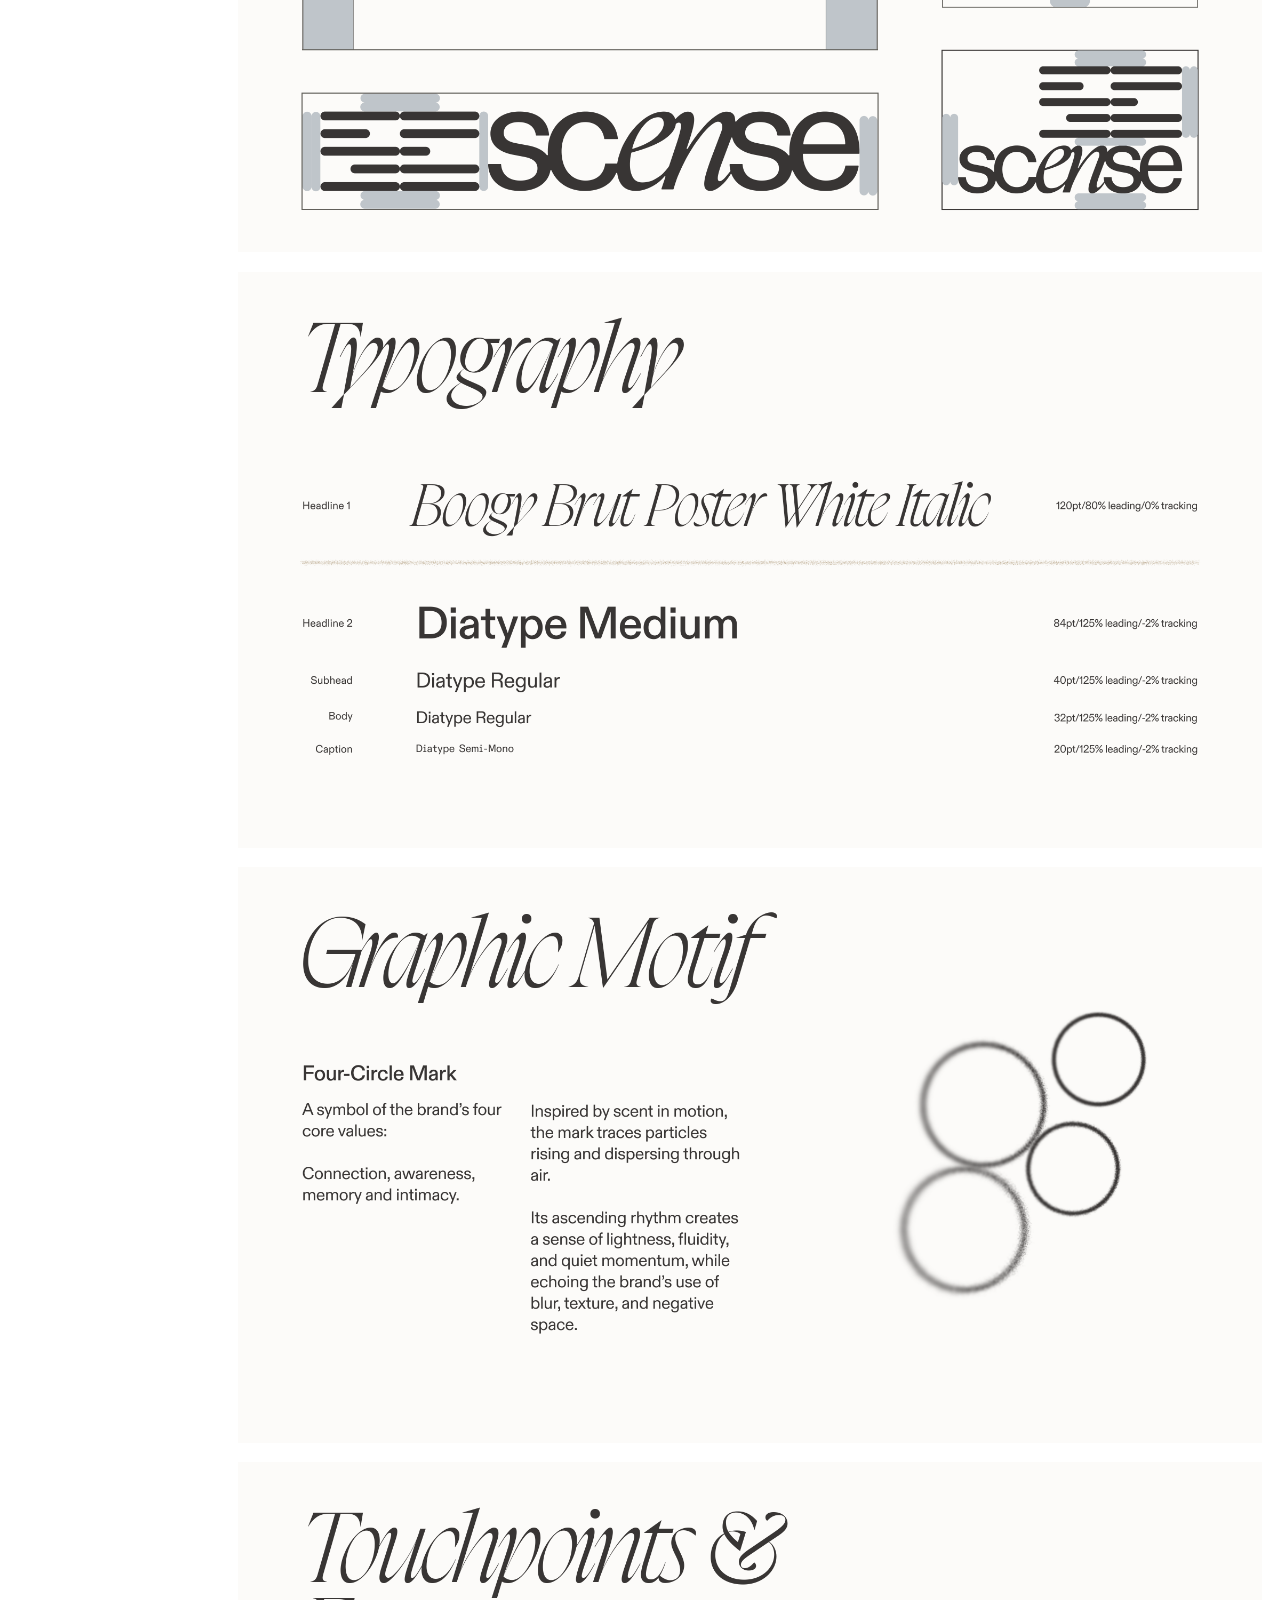
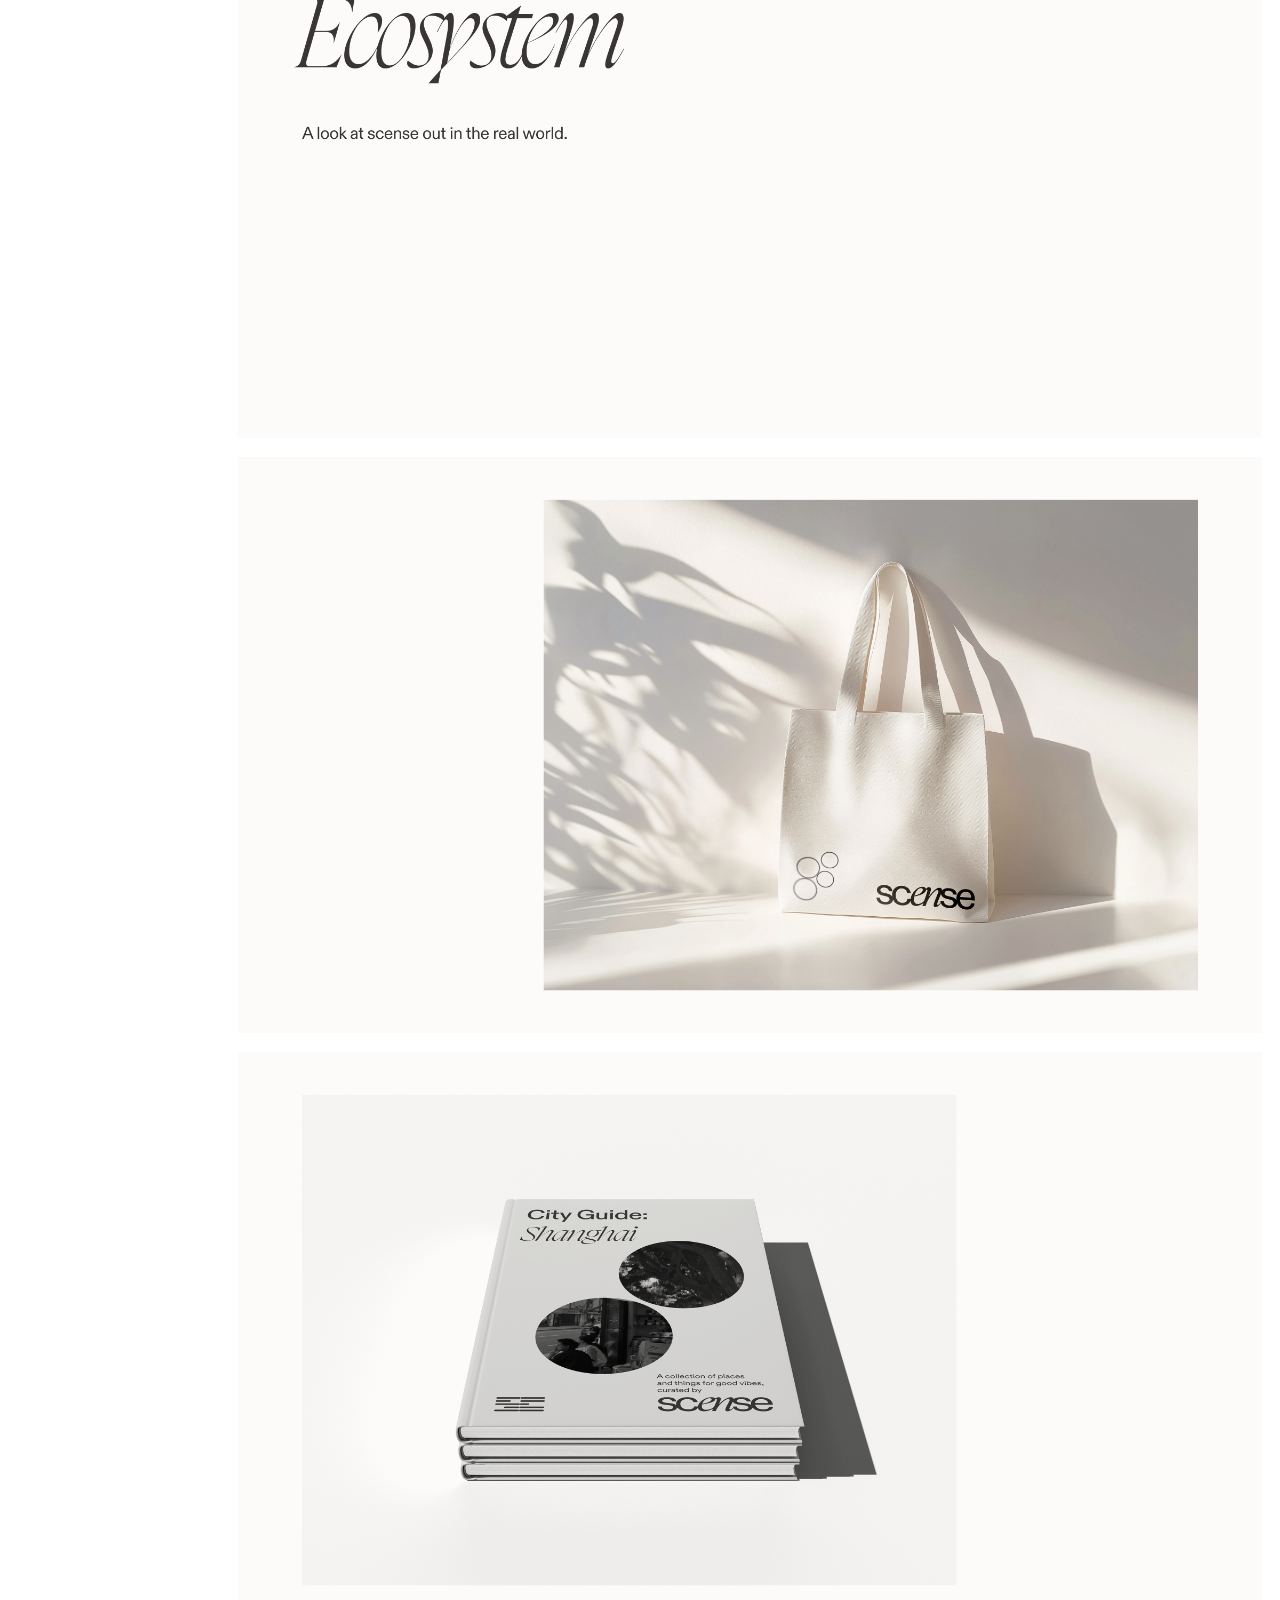
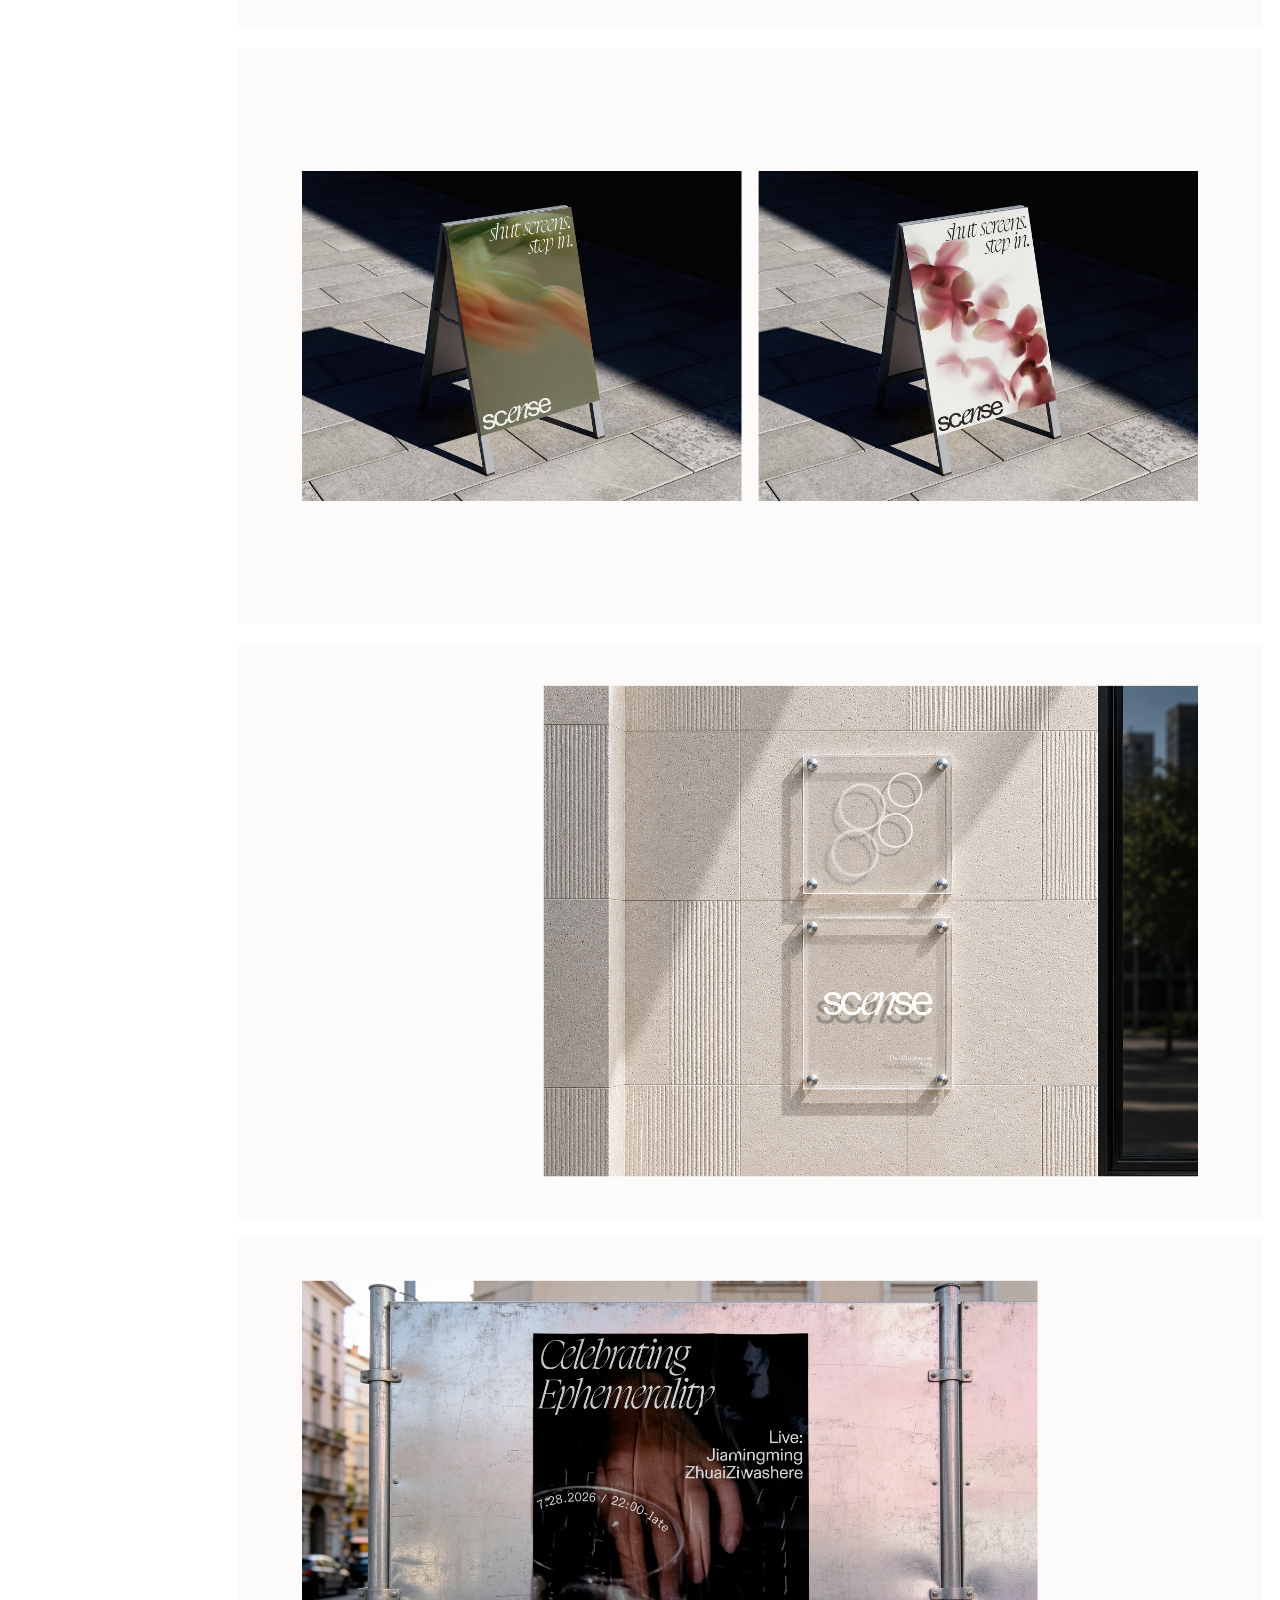
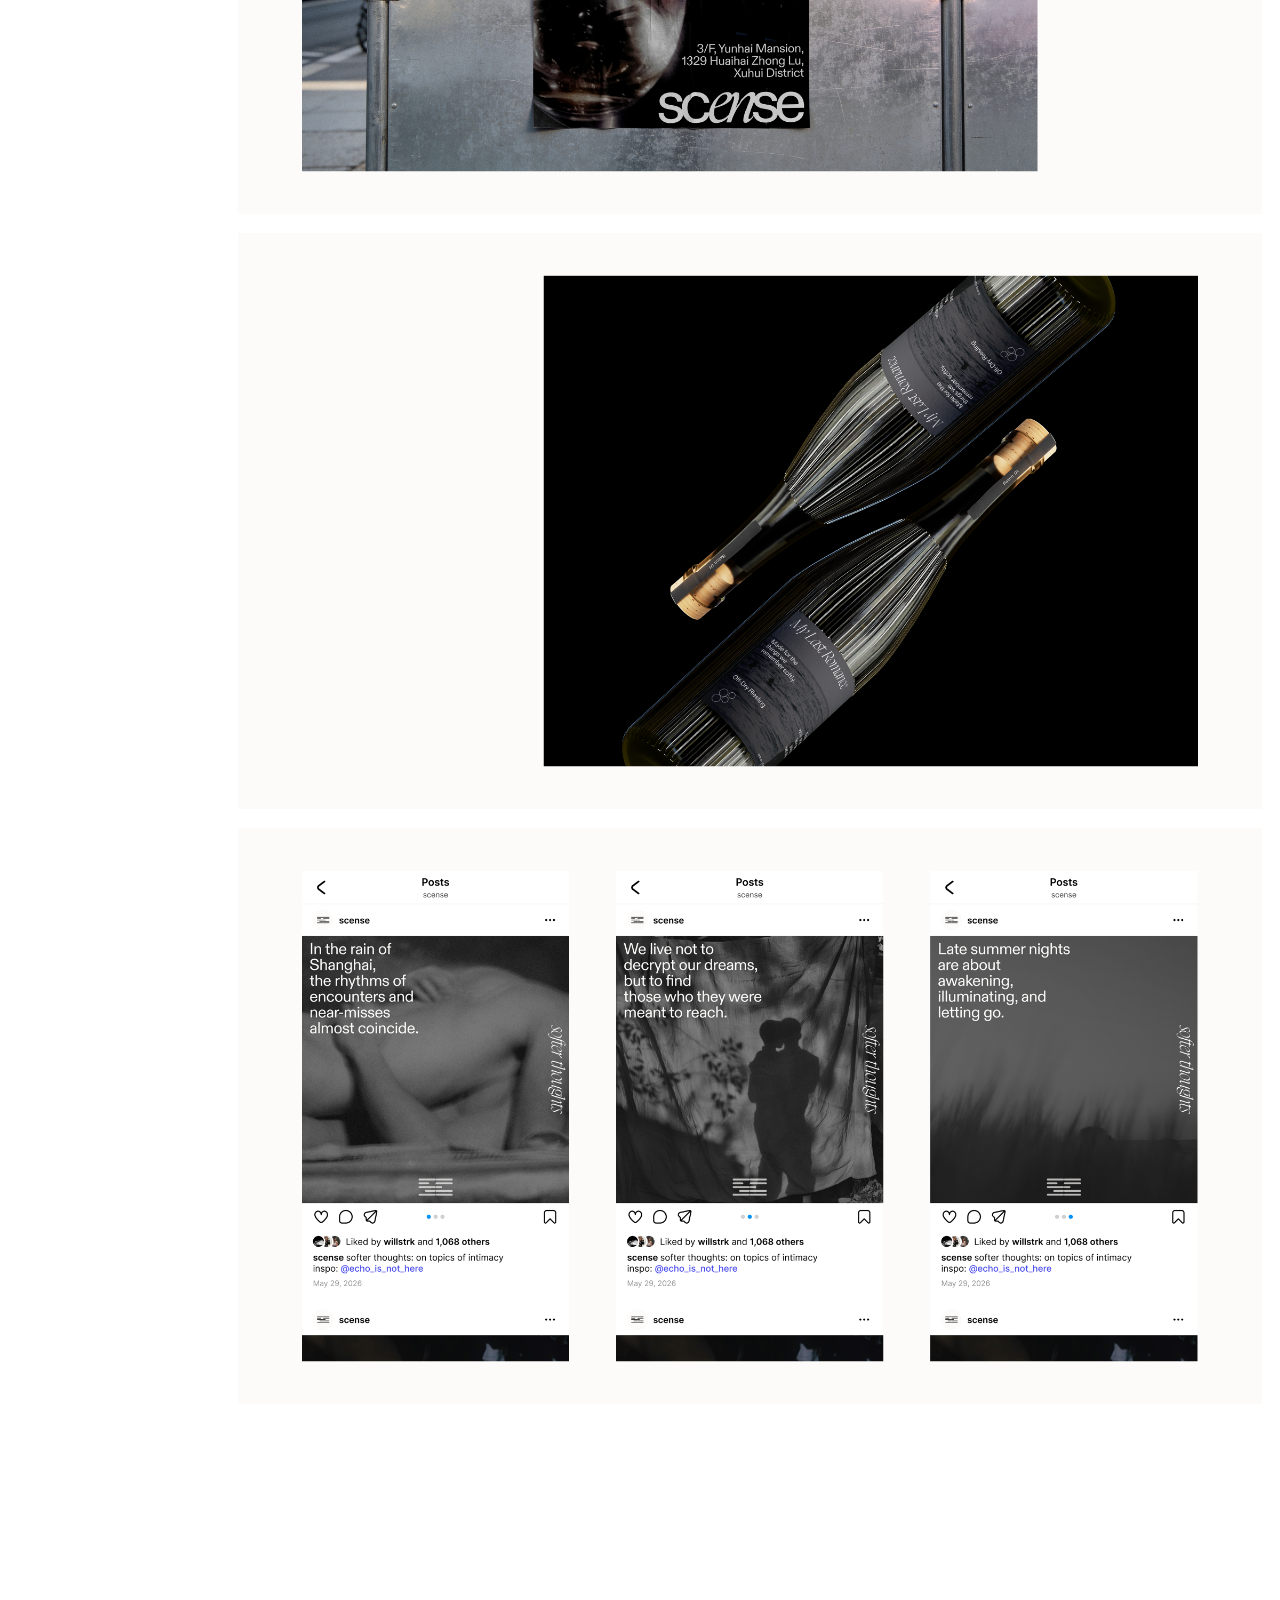
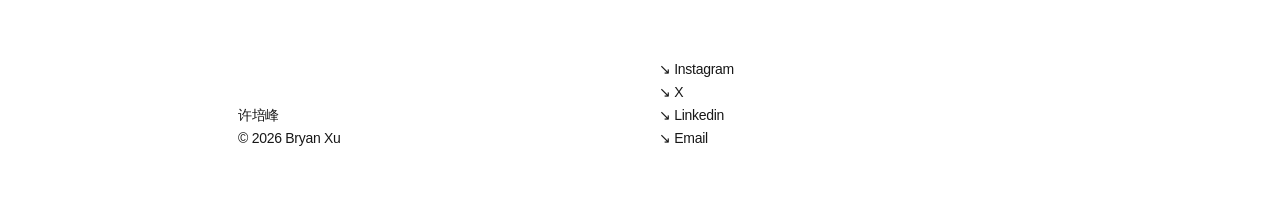
<file: visual-language-site/scense.html>
<!doctype html>
<html lang="en">
  <head>
    <meta charset="utf-8">
    <meta name="viewport" content="width=device-width, initial-scale=1">
    <title>scense — Bryan Xu</title>
    <meta name="description" content="scense — a brand identity project for a fictional social club centered on olfactory experience.">
    <meta property="og:site_name" content="Bryan Xu">
    <meta property="og:type" content="website">
    <meta property="og:title" content="scense — Bryan Xu">
    <meta property="og:description" content="scense — a brand identity project for a fictional social club centered on olfactory experience.">
    <meta property="og:image" content="https://bxbryan.com/assets/site-thumbnail.png">
    <meta property="og:image:width" content="1200">
    <meta property="og:image:height" content="630">
    <meta name="twitter:card" content="summary_large_image">
    <meta name="twitter:image" content="https://bxbryan.com/assets/site-thumbnail.png">
    <link rel="icon" type="image/png" href="assets/site-icon.png">
    <link rel="apple-touch-icon" href="assets/site-icon.png">
    <link rel="stylesheet" href="styles.css">
  </head>
  <body>

    <div class="accent-circle" aria-hidden="true"></div>

    <header class="site-header">
      <a href="index.html" class="brand">Bryan Xu</a>
      <nav aria-label="Primary navigation">
        <a href="works.html">Works</a>
        <a href="about.html">About</a>
        <a href="assets/cv/Bryan-Xu-Resume-260428-ATS.pdf" target="_blank" rel="noopener">CV</a>
        <a href="assets/Bryan-Xu-Portfolio-260608.pdf" target="_blank" rel="noopener">Portfolio[PDF]</a>
      </nav>
    </header>

    <main class="page-wrap project-page">
      <div class="five-col">

        <!-- Sidebar -->
        <aside class="sidebar">
          <h1 class="sidebar-title">scense</h1>
          <div class="sidebar-meta">
            <span>Feb–Mar 2026</span>
            <span>4 weeks</span>
            <span>Brand Identity</span>
            <span>Designer</span>
            <strong>Tools</strong>
            <span>Figma, Adobe Photoshop</span>
          </div>
          <p class="sidebar-desc">A brand identity project for a fictional social club centered on olfactory experience.</p>
          <a href="works.html" class="back-link">← Back to Works</a>
        </aside>

        <!-- Main content -->
        <div class="col-main">
          <div class="intro-copy" data-reveal>
            <p>Created for my Hybrid Visual Identities class, the project responds to a brief to develop an immaterial brand.</p>
            <p>My partner Ajin Jeong and I positioned scense as a cultural and social brand rather than simply a perfume club: a speculative community built around scent-based experiences for people interested in fragrance, self-expression, and offline closeness as a more intentional form of social connection.</p>
          </div>

          <div class="image-stack" data-reveal>
            <img src="assets/scense/1.png" alt="scense project title">
            <img src="assets/scense/2.png" alt="scense brief">
            <img src="assets/scense/3.png" alt="scense brand values">
            <img src="assets/scense/4.png" alt="scense visual elements">
            <img src="assets/scense/5.png" alt="scense logo marks">
            <img src="assets/scense/6.png" alt="scense color as atmosphere">
            <img src="assets/scense/7.png" alt="scense core color system">
            <img src="assets/scense/8.png" alt="scense logo system">
            <img src="assets/scense/9.png" alt="scense typography system">
            <img src="assets/scense/10.png" alt="scense graphic motif">
            <img src="assets/scense/11.png" alt="scense touchpoints and ecosystem">
            <img src="assets/scense/12.png" alt="scense tote bag application">
            <img src="assets/scense/13.png" alt="scense Shanghai city guide book">
            <img src="assets/scense/14.png" alt="scense sidewalk sign applications">
            <img src="assets/scense/15.png" alt="scense glass sign application">
            <img src="assets/scense/16.png" alt="scense event poster">
            <img src="assets/scense/17.png" alt="scense bottle application">
            <img src="assets/scense/18.png" alt="scense social post concepts">
          </div>
        </div>

      </div>
    </main>

    <footer class="site-footer">
      <div class="five-col">
        <div class="footer-identity">
          <span>许培峰</span>
          <span>&copy; 2026 Bryan Xu</span>
        </div>
        <div class="footer-links" aria-label="Social links">
          <a href="https://www.instagram.com/_bxbryan/" target="_blank" rel="noopener">&#x2198;&#xFE0E; Instagram</a>
          <a href="https://x.com/BxBryanx" target="_blank" rel="noopener">&#x2198;&#xFE0E; X</a>
          <a href="https://www.linkedin.com/in/bryan-xu-a65881256/" target="_blank" rel="noopener">&#x2198;&#xFE0E; Linkedin</a>
          <a href="mailto:bxbry4n@gmail.com">&#x2198;&#xFE0E; Email</a>
        </div>
      </div>
    </footer>

    <script>
      const circle = document.querySelector(".accent-circle");
      let cx = window.innerWidth * 0.72, cy = window.innerHeight * 0.18;
      let tx = cx, ty = cy;
      window.addEventListener("mousemove", e => { tx = e.clientX; ty = e.clientY; }, { passive: true });
      (function tick() {
        cx += (tx - cx) * 0.06;
        cy += (ty - cy) * 0.06;
        if (circle) circle.style.transform = `translate(${cx.toFixed(1)}px,${cy.toFixed(1)}px)`;
        requestAnimationFrame(tick);
      })();
      const observer = new IntersectionObserver(
        entries => entries.forEach(e => { if (e.isIntersecting) { e.target.classList.add("is-visible"); observer.unobserve(e.target); } }),
        { threshold: 0.08 }
      );
      document.querySelectorAll("[data-reveal]").forEach(el => observer.observe(el));
      document.body.classList.add("is-loaded");
    </script>
    <script src="project-gallery.js"></script>
  </body>
</html>
</file>
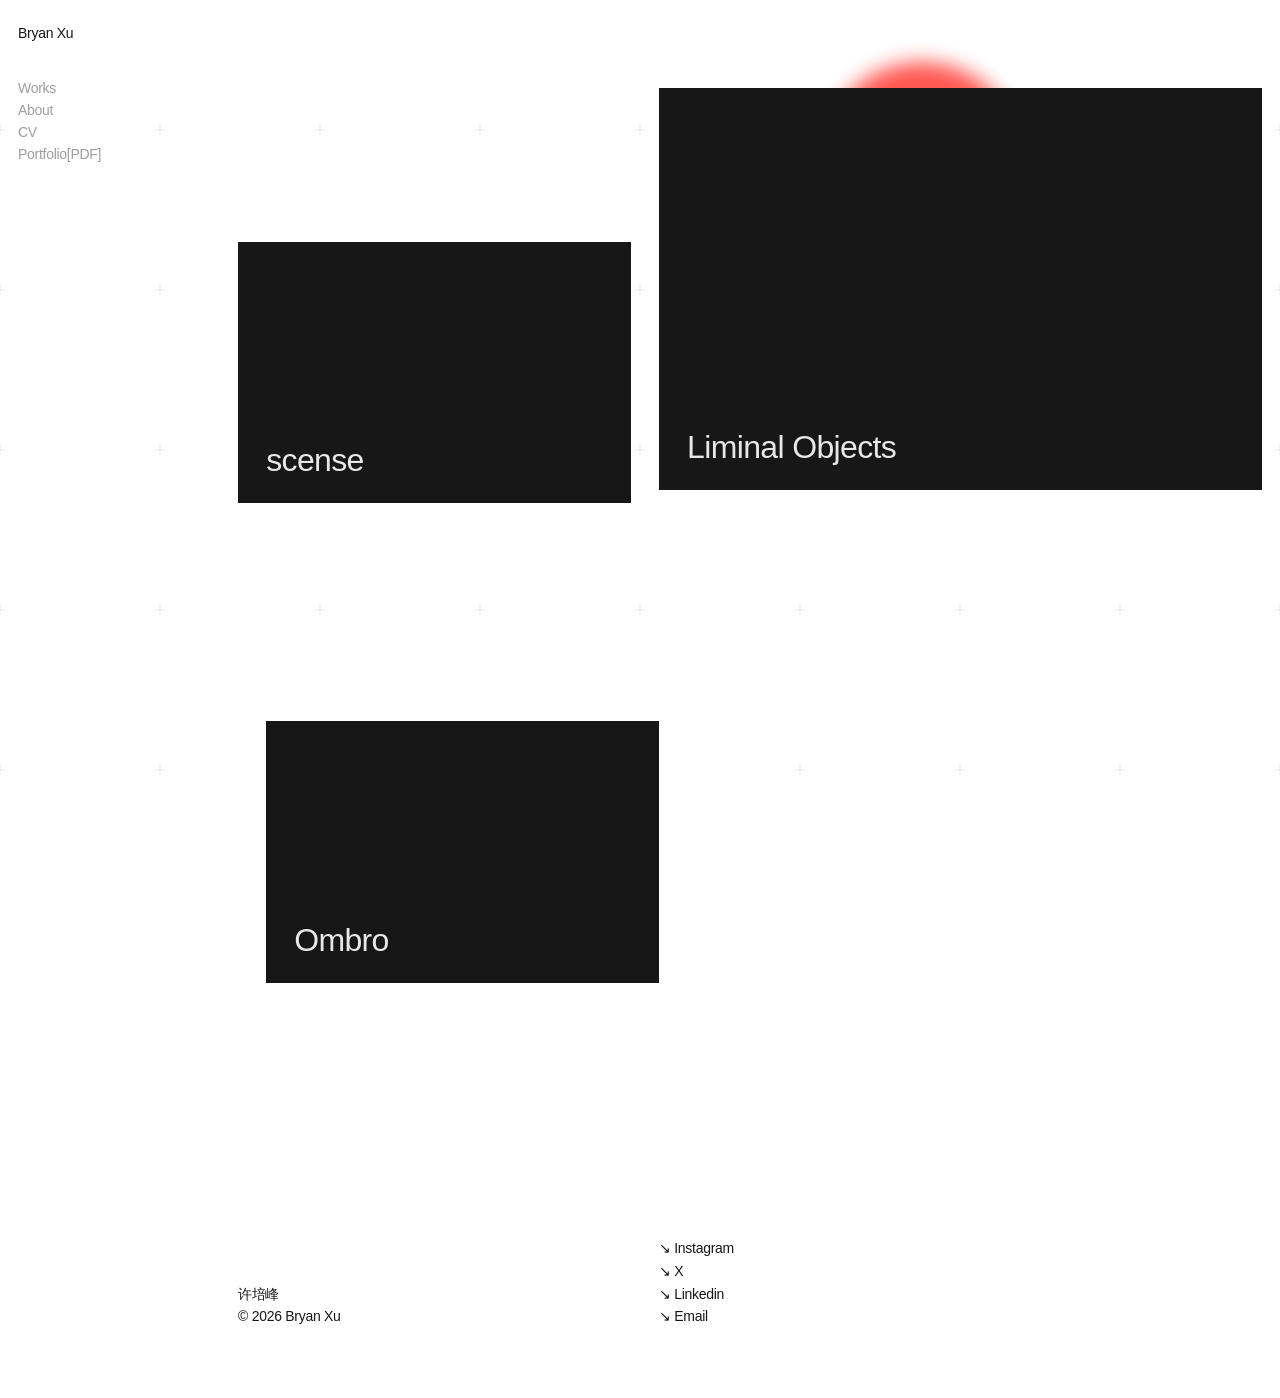
<file: visual-language-site/works.html>
<!doctype html>
<html lang="en">
  <head>
    <meta charset="utf-8">
    <meta name="viewport" content="width=device-width, initial-scale=1">
    <title>Works — Bryan Xu</title>
    <meta name="description" content="Selected work by Bryan Xu — scense, Liminal Objects, Ombro.">
    <meta property="og:site_name" content="Bryan Xu">
    <meta property="og:type" content="website">
    <meta property="og:title" content="Works — Bryan Xu">
    <meta property="og:description" content="Selected work by Bryan Xu — scense, Liminal Objects, Ombro.">
    <meta property="og:image" content="https://bxbryan.com/assets/site-thumbnail.png">
    <meta property="og:image:width" content="1200">
    <meta property="og:image:height" content="630">
    <meta name="twitter:card" content="summary_large_image">
    <meta name="twitter:image" content="https://bxbryan.com/assets/site-thumbnail.png">
    <link rel="icon" type="image/png" href="assets/site-icon.png">
    <link rel="apple-touch-icon" href="assets/site-icon.png">
    <link rel="stylesheet" href="styles.css">
  </head>
  <body>

    <div class="accent-circle" aria-hidden="true"></div>

    <header class="site-header">
      <a href="index.html" class="brand">Bryan Xu</a>
      <nav aria-label="Primary navigation">
        <a href="works.html">Works</a>
        <a href="about.html">About</a>
        <a href="assets/cv/Bryan-Xu-Resume-260428-ATS.pdf" target="_blank" rel="noopener">CV</a>
        <a href="assets/Bryan-Xu-Portfolio-260608.pdf" target="_blank" rel="noopener">Portfolio[PDF]</a>
      </nav>
    </header>

    <main class="page-wrap works-page">
      <div class="five-col">

        <!-- Sidebar -->
        <aside class="works-header">
          <h1 class="works-title">Works</h1>
          <p class="works-subtitle">Collection of selected past projects</p>
        </aside>

        <!-- Project list -->
        <div class="project-list" role="list">

          <!-- scense -->
          <a class="project-card" href="scense.html" role="listitem" data-reveal>
            <img class="project-card-thumb" src="assets/scense-cover.png" alt="scense brand identity">
            <div class="project-card-cover"></div>
            <span class="project-card-name">scense</span>
          </a>

          <!-- Liminal Objects -->
          <a class="project-card" href="liminal-objects.html" role="listitem" data-reveal>
            <img class="project-card-thumb" src="assets/limobj-cover.png" alt="Liminal Objects">
            <div class="project-card-cover"></div>
            <span class="project-card-name">Liminal Objects</span>
          </a>

          <!-- Ombro -->
          <a class="project-card" href="ombro.html" role="listitem" data-reveal>
            <img class="project-card-thumb" src="assets/ombro-cover.png" alt="Ombro umbrella design">
            <div class="project-card-cover"></div>
            <span class="project-card-name">Ombro</span>
          </a>

        </div>
      </div>
    </main>

    <footer class="site-footer">
      <div class="five-col">
        <div class="footer-identity">
          <span>许培峰</span>
          <span>&copy; 2026 Bryan Xu</span>
        </div>
        <div class="footer-links" aria-label="Social links">
          <a href="https://www.instagram.com/_bxbryan/" target="_blank" rel="noopener">&#x2198;&#xFE0E; Instagram</a>
          <a href="https://x.com/BxBryanx" target="_blank" rel="noopener">&#x2198;&#xFE0E; X</a>
          <a href="https://www.linkedin.com/in/bryan-xu-a65881256/" target="_blank" rel="noopener">&#x2198;&#xFE0E; Linkedin</a>
          <a href="mailto:bxbry4n@gmail.com">&#x2198;&#xFE0E; Email</a>
        </div>
      </div>
    </footer>

    <script>
      // Accent circle tracking
      const circle = document.querySelector(".accent-circle");
      let cx = window.innerWidth * 0.72, cy = window.innerHeight * 0.18;
      let tx = cx, ty = cy;
      window.addEventListener("mousemove", e => { tx = e.clientX; ty = e.clientY; }, { passive: true });
      (function tick() {
        cx += (tx - cx) * 0.06;
        cy += (ty - cy) * 0.06;
        if (circle) circle.style.transform = `translate(${cx.toFixed(1)}px,${cy.toFixed(1)}px)`;
        requestAnimationFrame(tick);
      })();

      // Reveal
      const observer = new IntersectionObserver(
        entries => entries.forEach(e => {
          if (e.isIntersecting) { e.target.classList.add("is-visible"); observer.unobserve(e.target); }
        }),
        { threshold: 0.08 }
      );
      document.querySelectorAll("[data-reveal]").forEach(el => observer.observe(el));
      document.body.classList.add("is-loaded");
    </script>
  </body>
</html>
</file>
<file: visual-language-site/styles.css>
/* ── Design tokens ───────────────────────────────────────────────────────── */
:root {
  --bg:             #ffffff;
  --text:           #171717;
  --text-secondary: rgba(23, 23, 23, 0.42);
  --accent:         rgba(255,68,61,.9);
  --circle-base:    255 68 61;
  --pad:            clamp(18px, 1.25vw, 28px);
  --nav-col:        clamp(220px, 17vw, 440px);
  --grid-gap:       clamp(16px, 2.2vw, 32px);
  --text-measure:    400px;
  --font-sans:      "ABC Diatype", "Diatype", "Inter", "Helvetica Neue", Arial, sans-serif;
  --font-mono:      "ABC Diatype", "Diatype", "Inter", "Helvetica Neue", Arial, sans-serif;

  /* ── 3-size type scale (hero exempt) ──────────────────────────────────── */
  /* Display  — page titles */
  --sz-display: clamp(2rem, 2.5vw, 4rem);
  /* Body     — paragraphs, intro copy, movement lines, quote */
  --sz-body:    clamp(14px, 1.2vw, 18px);
  /* Label    — nav, meta, subtitles, section heads, back-links (matches nav) */
  --sz-label:   clamp(14px, 0.82vw, 17px);
}

/* ── Reset ───────────────────────────────────────────────────────────────── */
*, *::before, *::after { box-sizing: border-box; }

html {
  background: var(--bg);
  scroll-behavior: smooth;
}

body {
  margin: 0;
  background: var(--bg);
  color: var(--text);
  font-family: var(--font-sans);
  font-size: var(--sz-label);
  line-height: 1.4;
  letter-spacing: -0.02em;
  -webkit-font-smoothing: antialiased;
}

h1, h2, h3, h4, p, dl, dd, dt, figure { margin: 0; }
a { color: inherit; text-decoration: none; }
img { display: block; width: 100%; height: 100%; object-fit: cover; }

/* ── Plus / cross grid overlay — CENTERED ───────────────────────────────── */
body::before {
  content: "";
  position: fixed;
  inset: 0;
  pointer-events: none;
  z-index: 0;
  background-image: url("data:image/svg+xml,%3Csvg xmlns='http://www.w3.org/2000/svg' width='160' height='160'%3E%3Cpath d='M80 75v10M75 80h10' stroke='%23171717' stroke-width='0.75' stroke-linecap='round' opacity='0.12'/%3E%3C/svg%3E");
  background-size: 160px 160px;
  background-position: center center;
}

/* ── Accent circle — glass version ──────────────────────────────────────── */
/*
  Glass: semi-opaque red fill + backdrop blur + very thin border.
  Outer filter:blur kept small so edge stays soft but color stays true.
*/
.accent-circle {
  position: fixed;
  top: 0;
  left: 0;
  width: var(--circle-size, 200px);
  height: var(--circle-size, 200px);
  border-radius: 50%;
  background: transparent;
  opacity: 1;
  pointer-events: none;
  z-index: 1;
  will-change: transform;
  margin-left: calc(var(--circle-size, 200px) / -2);
  margin-top: calc(var(--circle-size, 200px) / -2);
  transform: translate(72vw, 18vh);
  transition:
    backdrop-filter 180ms ease,
    -webkit-backdrop-filter 180ms ease,
    box-shadow 180ms ease;
}

.accent-circle::before {
  content: "";
  position: absolute;
  inset: 0;
  z-index: 0;
  border-radius: inherit;
  background: rgb(var(--circle-base)/.93);
  border: 1px solid rgba(255, 80, 60, 0.30);
  filter: blur(10px);
  opacity: 0.96;
  transition:
    background 180ms ease,
    filter 180ms ease,
    opacity 180ms ease;
}

.accent-circle::after {
  content: "";
  position: absolute;
  inset: -1px;
  z-index: 2;
  border-radius: inherit;
  opacity: 0;
  pointer-events: none;
  transition: opacity 180ms ease;
}

.accent-circle.is-magnifying {
  --circle-size: 210px;
  z-index: 12;
  overflow: hidden;
  isolation: isolate;
  background: transparent;
  backdrop-filter: blur(8px) saturate(1.6);
  -webkit-backdrop-filter: blur(8px) saturate(1.6);
  box-shadow:
    inset 0 0 0 1px rgba(255, 80, 60, 0.30),
    inset 0 0 0 12px rgba(255, 255, 255, 0.045),
    inset 0 0 28px rgba(23, 23, 23, 0.08);
}

.accent-circle.is-magnifying::before {
  background: rgb(var(--circle-base)/.93);
  filter: blur(10px);
  opacity: 0.96;
}

.accent-circle.is-magnifying::after {
  opacity: 1;
  background:
    radial-gradient(circle at 50% 50%, transparent 68%, rgba(255,255,255,0.08) 82%, rgba(255,68,61,0.18) 100%);
  box-shadow:
    inset 0 0 18px rgba(255,255,255,0.10),
    inset 0 0 34px rgba(23,23,23,0.07);
  filter: blur(0.12px);
}

.magnifier-copy {
  position: absolute;
  z-index: 1;
  top: 0;
  left: 0;
  display: none;
  color: var(--text);
  pointer-events: none;
  transform-origin: 0 0;
  will-change: transform;
  mix-blend-mode: normal;
}

.accent-circle.is-magnifying .magnifier-copy {
  display: block;
}

.magnifier-selection {
  position: absolute;
  inset: 0;
  z-index: 0;
  pointer-events: none;
}

.magnifier-selection-rect {
  position: absolute;
  display: block;
  background: rgba(255, 255, 255, 0.38);
  box-shadow: inset 0 0 0 1px rgba(255, 68, 61, 0.16);
  mix-blend-mode: screen;
}

.magnifier-copy > :not(.magnifier-selection) {
  position: relative;
  z-index: 1;
  margin: 0;
  color: var(--text);
  opacity: 0.96;
}

.magnifier-movement-clone {
  position: relative;
  display: block;
  width: 100%;
  height: 100%;
}

.magnifier-movement-clone .movement-line {
  white-space: normal;
  line-height: inherit;
}

.type-lines.magnifier-movement-clone {
  display: block;
  width: 100%;
  height: 100%;
  margin: 0;
}

.type-lines.magnifier-movement-clone .movement-line {
  max-width: none;
}

/* ── Nav ─────────────────────────────────────────────────────────────────── */
.site-header {
  position: fixed;
  top: 0;
  left: 0;
  width: var(--nav-col);
  z-index: 30;
  display: flex;
  flex-direction: column;
  align-items: flex-start;
  justify-content: flex-start;
  gap: clamp(26px, 2.8vw, 42px);
  padding: 24px var(--pad);
  background: transparent;
  backdrop-filter: none;
  -webkit-backdrop-filter: none;
}

.brand {
  position: relative;
  display: inline-block;
  font-size: var(--sz-label);
  color: var(--text);
  letter-spacing: -0.02em;
}

.brand::after {
  content: "";
  position: absolute;
  left: 0;
  right: 0;
  bottom: -0.12em;
  height: 1px;
  background: currentColor;
  transform: scaleX(0);
  transform-origin: left center;
  transition: transform 360ms cubic-bezier(0.22, 1, 0.36, 1);
}

.brand:hover::after {
  transform: scaleX(1);
}

nav {
  display: flex;
  flex-direction: column;
  gap: 2px;
  font-size: var(--sz-label);
  line-height: 1.28;
  color: var(--text-secondary);
  letter-spacing: -0.02em;
}

nav a {
  display: block;
  padding: 1px 0;
  transition: color 160ms ease;
}
nav a:hover { color: var(--text); }

/* ── Hero scroll ─────────────────────────────────────────────────────────── */
/*
  Shorter total scroll, with the animation stretched later in the timeline.
  The final Diatype beat is longer, while post-explosion blank space is shorter.
*/
.hero-scroll {
  position: relative;
  min-height: 330vh;
  background: transparent;
}

.hero-sticky {
  position: sticky;
  top: 0;
  width: 100%;
  height: 100svh;
  display: flex;
  align-items: center;
  justify-content: center;
  overflow: visible;
}

.hero-name {
  position: relative;
  width: 100%;
  height: clamp(240px, 36vw, 500px);
  margin: 0;
  font-weight: 400;
  line-height: 0.92;
  letter-spacing: -0.02em;
  font-kerning: none;
  font-synthesis: none;
  overflow: visible;
  will-change: transform, opacity, filter;
}

.name-part {
  position: absolute;
  top: 50%;
  left: 50%;
  margin: 0;
  padding: 0;
  font-size: clamp(5rem, 16vw, 16rem);
  letter-spacing: inherit;
  font-kerning: inherit;
  font-synthesis: inherit;
  white-space: nowrap;
  will-change: transform, filter;
}

.name-letter {
  display: inline-block;
  transform-origin: center center;
  will-change: transform, opacity, filter;
}

.hero-name[data-font-kind="diatype"] .name-letter[data-char="r"] {
  margin-right: 0.08em;
}

/* ── Movement lines — smaller font, constrained to the page grid ─────────── */
.movement-section {
  position: relative;
  min-height: 280vh;
  margin-top: -72svh;
  background: transparent;
}

.movement-sticky {
  position: sticky;
  top: 0;
  width: 100%;
  height: 100svh;
  display: flex;
  flex-direction: column;
  justify-content: center;
  overflow: visible;
}

.type-lines {
  position: relative;
  display: grid;
  grid-template-columns: repeat(5, 1fr);
  column-gap: var(--grid-gap);
  row-gap: 0;
  width: calc(100vw - 2 * var(--pad));
  margin: 0 auto;
}

.movement-group {
  grid-column: 2 / 4;
  width: 100%;
  max-width: var(--text-measure);
  display: flex;
  flex-direction: column;
  align-items: flex-start;
}

.movement-group[data-from="right"] {
  grid-column: 3 / 5;
  justify-self: end;
  align-items: flex-end;
}

.movement-line {
  width: 100%;
  margin: 0;
  color: var(--text);
  font-size: var(--sz-body);
  font-weight: 400;
  line-height: 1.4;
  letter-spacing: -0.02em;
  white-space: normal;
  text-wrap: balance;
  clip-path: inset(0 100% 0 0);
  will-change: transform, opacity, filter, clip-path;
}

.movement-line[data-from="right"] {
  clip-path: inset(0 0 0 100%);
  text-align: right;
}

.movement-line.sentence-start {
  margin-top: 1.4em;
}

/* ── Quote — body size, constrained to middle 1/5 of content ────────────── */
.quote-section {
  padding: clamp(100px, 16vw, 200px) var(--pad);
  display: flex;
  align-items: center;
  justify-content: center;
  background: transparent;
  position: relative;
  z-index: 2;
}

.quote-text {
  width: min(100%, max(var(--text-measure), calc((100vw - 2 * var(--pad)) / 5 - var(--grid-gap))));
  max-width: min(640px, calc(100vw - 2 * var(--pad)));
  text-align: center;
  font-size: var(--sz-body);
  font-weight: 400;
  line-height: 1.5;
  letter-spacing: -0.02em;
  color: var(--text);
}

/* ── Page reveal ─────────────────────────────────────────────────────────── */
[data-reveal] {
  transform: translateY(16px);
  opacity: 0;
  transition:
    transform 680ms cubic-bezier(0.22, 1, 0.36, 1),
    opacity 680ms ease;
}

[data-reveal].is-visible {
  transform: translateY(0);
  opacity: 1;
}

body.is-loaded .site-header {
  animation: page-reveal 600ms cubic-bezier(0.22, 1, 0.36, 1) both;
}

@keyframes page-reveal {
  from { opacity: 0; transform: translateY(8px); }
  to   { opacity: 1; transform: translateY(0); }
}

/* ── 5-column page layout ────────────────────────────────────────────────── */
.page-wrap {
  padding-top: 24px;
  position: relative;
  z-index: 2;
}

.five-col {
  display: grid;
  grid-template-columns: repeat(5, 1fr);
  gap: var(--grid-gap);
  padding: 0 var(--pad) 0 calc(var(--pad) + var(--nav-col));
}

/* ── Sidebar ─────────────────────────────────────────────────────────────── */
.sidebar {
  grid-column: 1 / 2;
  position: sticky;
  top: 72px;
  height: fit-content;
  padding: clamp(48px, 5vw, 72px) 0;
}

.sidebar-title {
  font-size: var(--sz-display);
  font-weight: 400;
  line-height: 0.92;
  letter-spacing: -0.02em;
  color: var(--text);
  margin-bottom: clamp(24px, 2.5vw, 36px);
}

.project-page .five-col {
  min-height: calc(100svh - 72px);
}

.project-page .sidebar {
  position: fixed;
  left: var(--pad);
  bottom: clamp(28px, 5vw, 72px);
  top: auto;
  width: calc(var(--nav-col) - var(--pad));
  min-height: 0;
  display: flex;
  flex-direction: column;
  justify-content: flex-end;
  padding: 0;
  z-index: 24;
}

.project-page .sidebar-title {
  font-size: clamp(1.2rem, 1.5vw, 2rem);
  line-height: 1.05;
  margin-bottom: clamp(14px, 1.6vw, 24px);
}

.project-page .sidebar-meta,
.project-page .sidebar-desc,
.project-page .back-link {
  font-size: var(--sz-label);
  line-height: 1.42;
}

/* sidebar-meta, sidebar-desc, back-link — all --sz-label, matching nav */
.sidebar-meta {
  display: flex;
  flex-direction: column;
  gap: 3px;
  color: var(--text-secondary);
  font-family: var(--font-mono);
  font-size: var(--sz-label);
  font-weight: 300;
  line-height: 1.55;
  letter-spacing: -0.02em;
  margin-bottom: clamp(20px, 2.2vw, 32px);
}

.sidebar-meta strong {
  color: var(--text);
  font-weight: 400;
  display: block;
  margin-top: 14px;
}

.sidebar-desc {
  font-family: var(--font-mono);
  font-size: var(--sz-label);
  font-weight: 300;
  line-height: 1.55;
  color: var(--text-secondary);
  max-width: 30ch;
  letter-spacing: -0.02em;
  margin-bottom: clamp(20px, 2.2vw, 32px);
}

.sidebar-preview {
  width: 100%;
  aspect-ratio: 3 / 2;
  display: block;
  object-fit: cover;
  margin-bottom: clamp(20px, 2.2vw, 32px);
  background: var(--text);
}

.back-link {
  font-family: var(--font-mono);
  font-size: var(--sz-label);
  font-weight: 300;
  color: var(--text-secondary);
  letter-spacing: -0.02em;
  transition: color 160ms ease;
  display: inline-flex;
  align-items: center;
  gap: 6px;
}

.back-link:hover { color: var(--text); }

/* ── Main content (cols 3–5) ─────────────────────────────────────────────── */
.col-main {
  grid-column: 2 / 6;
  padding: clamp(48px, 5vw, 72px) 0 clamp(80px, 10vw, 140px);
}

.project-page .col-main {
  grid-column: 1 / 6;
  width: min(100%, 2000px);
  justify-self: end;
  min-width: 0;
}

.project-page .intro-copy {
  width: min(100%, var(--project-media-width, 2000px));
  max-width: none;
  margin-left: auto;
}

.project-page .intro-copy p {
  max-width: 60ch;
}

/* ── Intro / project copy — same size as about body ─────────────────────── */
.intro-copy {
  font-size: var(--sz-body);
  line-height: 1.5;
  color: var(--text-secondary);
  max-width: 60ch;
  letter-spacing: -0.02em;
  margin-bottom: clamp(40px, 5vw, 72px);
}

.intro-copy p + p { margin-top: 1.3em; }

/* ── Image stack ─────────────────────────────────────────────────────────── */
.image-stack {
  display: flex;
  flex-direction: column;
  gap: clamp(10px, 1.5vw, 20px);
}

.image-stack img {
  width: 100%;
  height: auto;
  display: block;
  object-fit: cover;
  cursor: zoom-in;
}

.project-page .image-stack {
  align-items: flex-end;
  max-width: 2000px;
  margin-left: auto;
}

.project-page .image-stack img {
  width: auto;
  height: auto;
  max-width: 100%;
  max-height: min(80svh, 1152px);
  object-fit: contain;
}

.video-stack {
  width: min(100%, var(--project-media-width, 2000px));
  margin-left: auto;
  min-width: 0;
}

.project-video {
  width: 100%;
  min-width: 0;
  max-height: min(82svh, 1152px);
  display: block;
  object-fit: contain;
  background: var(--text);
}

/* ── Project gallery ─────────────────────────────────────────────────────── */
body.gallery-open {
  overflow: hidden;
}

.gallery-lightbox {
  position: fixed;
  inset: 0;
  z-index: 80;
  display: grid;
  place-items: center;
  background: rgba(255, 255, 255, 0.82);
  backdrop-filter: blur(18px) saturate(1.18);
  -webkit-backdrop-filter: blur(18px) saturate(1.18);
  opacity: 0;
  pointer-events: none;
  transition: opacity 260ms ease;
}

.gallery-lightbox.is-open {
  opacity: 1;
  pointer-events: auto;
}

.gallery-stage {
  position: absolute;
  inset: 0;
  display: grid;
  place-items: center;
  overflow: hidden;
  cursor: grab;
  touch-action: none;
}

.gallery-stage.is-dragging {
  cursor: grabbing;
}

.gallery-image {
  width: auto;
  height: auto;
  max-width: min(92vw, 1680px);
  max-height: 86vh;
  object-fit: contain;
  box-shadow: 0 22px 70px rgba(23, 23, 23, 0.12);
  transform: translate3d(0, 0, 0) scale(1);
  transform-origin: center center;
  will-change: transform;
  user-select: none;
  -webkit-user-drag: none;
}

.gallery-close,
.gallery-nav {
  position: fixed;
  z-index: 2;
  border: 0;
  border-radius: 999px;
  background: rgba(255, 255, 255, 0.68);
  color: var(--text);
  font: inherit;
  line-height: 1;
  cursor: pointer;
  backdrop-filter: blur(14px);
  -webkit-backdrop-filter: blur(14px);
  box-shadow: inset 0 0 0 1px rgba(23, 23, 23, 0.08);
  transition: background 160ms ease, transform 160ms ease;
}

.gallery-close:hover,
.gallery-nav:hover {
  background: rgba(255, 255, 255, 0.9);
  transform: scale(1.04);
}

.gallery-close {
  top: 22px;
  right: 22px;
  width: 42px;
  height: 42px;
  font-size: 24px;
}

.gallery-nav {
  top: 50%;
  width: 46px;
  height: 46px;
  font-size: 32px;
  transform: translateY(-50%);
}

.gallery-nav:hover {
  transform: translateY(-50%) scale(1.04);
}

.gallery-prev {
  left: 22px;
}

.gallery-next {
  right: 22px;
}

.gallery-counter {
  position: fixed;
  left: 50%;
  bottom: 22px;
  z-index: 2;
  transform: translateX(-50%);
  padding: 8px 12px;
  border-radius: 999px;
  background: rgba(255, 255, 255, 0.68);
  color: rgba(23, 23, 23, 0.56);
  font-size: var(--sz-label);
  line-height: 1;
  backdrop-filter: blur(14px);
  -webkit-backdrop-filter: blur(14px);
  box-shadow: inset 0 0 0 1px rgba(23, 23, 23, 0.08);
}

/* ── Works page ──────────────────────────────────────────────────────────── */
.works-header {
  grid-column: 1 / 3;
  padding: clamp(48px, 5vw, 72px) 0 clamp(32px, 4vw, 56px);
  position: sticky;
  top: 72px;
  height: fit-content;
}

.works-page .works-header {
  display: none;
}

/* works h1 = about h1 = --sz-display */
.works-title {
  font-size: var(--sz-display);
  font-weight: 400;
  line-height: 0.88;
  letter-spacing: -0.02em;
  color: var(--text);
  margin-bottom: clamp(28px, 3vw, 44px);
}

/* works-subtitle = about h2 = --sz-label */
.works-subtitle {
  font-family: var(--font-mono);
  font-size: var(--sz-label);
  font-weight: 300;
  color: var(--text-secondary);
  letter-spacing: -0.02em;
}

.project-list {
  grid-column: 3 / 6;
  padding: clamp(48px, 5vw, 72px) 0 clamp(80px, 10vw, 140px);
  display: flex;
  flex-direction: column;
  gap: clamp(2px, 0.3vw, 4px);
}

.works-page .project-list {
  grid-column: 1 / 6;
  --works-col: calc((100% - 4 * var(--grid-gap)) / 5);
  padding-top: clamp(36px, 5vw, 86px);
  display: grid;
  grid-template-columns: repeat(5, minmax(0, 1fr));
  column-gap: var(--grid-gap);
  row-gap: clamp(80px, 14vw, 260px);
  align-items: start;
}

/* ── Project card — left-to-right wipe reveal ────────────────────────────── */
/*
  Structure: thumb (always behind), cover (slides right), name (always on top).
  Cover: translateX(100%) on hover → thumbnail revealed left-to-right.
  Name: mix-blend-mode:difference + white → auto-contrasts vs thumbnail pixels.
  Duration 900ms, slow S-curve easing for "breathing" feel.
*/
.project-card {
  position: relative;
  display: block;
  overflow: hidden;
  cursor: pointer;
  aspect-ratio: 16 / 10;
  background: var(--text);
}

.works-page .project-card {
  aspect-ratio: 3 / 2;
  width: min(100%, 620px);
}

.works-page .project-card:nth-child(1) {
  grid-column: 1 / 3;
  justify-self: start;
  margin-top: clamp(112px, 12vw, 220px);
}

.works-page .project-card:nth-child(2) {
  grid-column: 3 / 6;
  justify-self: end;
}

.works-page .project-card:nth-child(3) {
  grid-column: 1 / 3;
  justify-self: start;
  margin-left: calc(var(--works-col) / 2);
  margin-top: clamp(0px, 3vw, 56px);
}

.works-page .project-card:nth-child(4) {
  grid-column: 4 / 6;
  justify-self: end;
  margin-top: clamp(24px, 4vw, 72px);
}

.project-card-thumb {
  position: absolute;
  inset: 0;
  width: 100%;
  height: 100%;
  object-fit: cover;
  display: block;
}

.project-card-cover {
  position: absolute;
  inset: -1px;
  background: var(--text);
  z-index: 2;
  /* Slide OUT to the right on hover */
  transition: transform 550ms cubic-bezier(0.76, 0, 0.24, 1);
  transform-origin: left center;
}

.project-card:hover .project-card-cover {
  transform: translateX(102%);
}

/* Name sits above cover (z-index 3) and above thumbnail.
   mix-blend-mode:difference with white → inverts against whatever's below.
   On dark cover (#171717): |255-23| ≈ 232 → reads as near-white.
   On light thumbnail: reads as near-dark. On dark thumbnail: near-white. */
.project-card-name {
  position: absolute;
  bottom: clamp(18px, 2.2vw, 32px);
  left: clamp(18px, 2.2vw, 32px);
  font-size: var(--sz-display);
  font-weight: 400;
  line-height: 0.9;
  letter-spacing: -0.02em;
  color: white;
  mix-blend-mode: difference;
  z-index: 3;
  pointer-events: none;
  will-change: auto;
}

/* ── About page — photo col 1, copy cols 3–4 ─────────────────────────────── */
.about-photo {
  grid-column: 1 / 2;       /* col 1 only — small portrait */
  position: sticky;
  top: 72px;
  height: fit-content;
  padding: clamp(48px, 5vw, 72px) 0;
}

.about-page .five-col {
  min-height: calc(100svh - 72px);
  align-items: start;
}

.about-page .about-photo {
  grid-column: 4 / 6;
  grid-row: 1;
  justify-self: end;
  width: min(100%, clamp(260px, 18vw, 380px));
  margin-top: clamp(48px, 5vw, 72px);
  padding: 0;
}

.about-page .about-photo img {
  width: 100%;
  max-height: clamp(240px, 36vh, 420px);
  object-fit: contain;
}

.about-photo img {
  width: 100%;
  height: auto;
  object-fit: cover;
  display: block;
}

.about-copy {
  grid-column: 3 / 5;       /* cols 3–4, col 2 and 5 empty */
  padding: clamp(48px, 5vw, 72px) 0 clamp(80px, 10vw, 140px);
}

.about-page .about-copy {
  grid-column: 1 / 4;
  grid-row: 1;
  padding-top: clamp(48px, 5vw, 72px);
}

.about-page .about-copy h1,
.about-page .about-copy h2 {
  display: none;
}

/* about h1 = works-title = --sz-display */
.about-copy h1 {
  font-size: var(--sz-display);
  font-weight: 400;
  line-height: 0.92;
  letter-spacing: -0.02em;
  color: var(--text);
  margin-bottom: clamp(28px, 3vw, 44px);
}

/* about h2 = works-subtitle = --sz-label */
.about-copy h2 {
  font-size: var(--sz-label);
  font-family: var(--font-mono);
  font-weight: 300;
  letter-spacing: -0.02em;
  color: var(--text-secondary);
  margin-bottom: clamp(16px, 1.8vw, 24px);
  text-transform: uppercase;
}

/* about body = intro-copy = --sz-body */
.about-copy p {
  font-size: var(--sz-body);
  line-height: 1.5;
  color: var(--text-secondary);
  letter-spacing: -0.02em;
  max-width: 60ch;
  margin-bottom: 1.4em;
}

/* ── Footer ──────────────────────────────────────────────────────────────── */
.site-footer {
  position: relative;
  z-index: 2;
  padding: clamp(80px, 10vw, 140px) 0 clamp(72px, 8vh, 112px);
  color: var(--text);
  font-family: var(--font-mono);
  font-size: var(--sz-label);
  font-weight: 300;
  line-height: 1.35;
  letter-spacing: -0.02em;
}

.site-footer .five-col {
  align-items: end;
}

.footer-identity {
  grid-column: 1 / 2;
  display: flex;
  flex-direction: column;
  gap: 4px;
}

.footer-links {
  grid-column: 3 / 4;
  display: flex;
  flex-direction: column;
  align-items: flex-start;
  gap: 4px;
  color: var(--text);
  font: inherit;
  letter-spacing: inherit;
}

.footer-links a {
  display: block;
  width: fit-content;
  color: inherit;
  transition: color 160ms ease;
}

.footer-links a:hover {
  color: var(--text-secondary);
}

/* ── Custom red text cursor + selection ──────────────────────────────────── */
/* I-beam in accent red for selectable text areas, site-wide */
:where(h1, h2, h3, h4, p, dt, dd, li, blockquote, figcaption, span, strong, em, small, label, input, textarea) {
  cursor: url("data:image/svg+xml,%3Csvg xmlns='http://www.w3.org/2000/svg' width='4' height='24' viewBox='0 0 4 24'%3E%3Cline x1='2' y1='0' x2='2' y2='24' stroke='%23FF3830' stroke-width='2.5' stroke-linecap='round'/%3E%3C/svg%3E") 2 12, text;
}

:where(a, button, .project-card, .teaser-card) {
  cursor: pointer;
}

::selection {
  background: var(--accent);
  color: #fff;
}

/* ── Works teaser strip (bottom of index) ────────────────────────────────── */
.works-teaser {
  position: relative;
  z-index: 2;
  padding: clamp(80px, 12vw, 160px) calc(var(--pad) + var(--nav-col)) clamp(60px, 8vw, 100px);
  background: transparent;
}

.works-teaser-label {
  font-family: var(--font-mono);
  font-size: var(--sz-label);
  font-weight: 300;
  color: var(--text-secondary);
  letter-spacing: -0.02em;
  margin-bottom: clamp(20px, 2.5vw, 36px);
}

.works-teaser-heading {
  font-size: var(--sz-display);
  font-weight: 400;
  line-height: 0.92;
  letter-spacing: -0.02em;
  color: var(--text);
  margin-bottom: clamp(32px, 4vw, 56px);
}

.works-teaser-strip {
  display: grid;
  grid-template-columns: repeat(3, minmax(300px, 360px));
  gap: clamp(34px, 5vw, 104px);
  width: 100%;
  max-width: none;
  overflow-x: auto;
  overflow-y: visible;
  overscroll-behavior-x: auto;
  padding-bottom: 6px;
  justify-content: start;
  scrollbar-width: thin;
}

/* Same card mechanics as works.html but smaller */
.teaser-card {
  position: relative;
  display: block;
  width: 100%;
  min-width: 300px;
  overflow: hidden;
  aspect-ratio: 3 / 2;
  background: transparent;
}

.teaser-card-thumb {
  position: absolute;
  inset: 0;
  width: 100%;
  height: 100%;
  object-fit: contain;
}

.teaser-card-cover {
  position: absolute;
  inset: 0;
  background: var(--text);
  z-index: 2;
  transition: transform 550ms cubic-bezier(0.76, 0, 0.24, 1);
}

.teaser-card:hover .teaser-card-cover {
  transform: translateX(100%);
}

.teaser-card-name {
  position: absolute;
  bottom: clamp(12px, 1.5vw, 20px);
  left: clamp(12px, 1.5vw, 20px);
  font-size: clamp(1rem, 2vw, 2.2rem);
  font-weight: 400;
  line-height: 0.9;
  letter-spacing: -0.02em;
  color: white;
  mix-blend-mode: difference;
  z-index: 3;
  pointer-events: none;
}

.works-teaser-cta {
  display: block;
  margin-top: clamp(24px, 3vw, 44px);
  font-size: var(--sz-label);
  color: var(--text-secondary);
  letter-spacing: -0.02em;
  transition: color 160ms ease;
  width: fit-content;
}

.works-teaser-cta:hover { color: var(--text); }

/* ── Reduced motion ──────────────────────────────────────────────────────── */
@media (prefers-reduced-motion: reduce) {
  html { scroll-behavior: auto; }
  [data-reveal] { transform: none; opacity: 1; transition: none; }
  .project-card-cover,
  .teaser-card-cover { transition: none; }
}

/* ── Mobile ──────────────────────────────────────────────────────────────── */
@media (max-width: 860px) {
  :root { --pad: 18px; }

  .site-header {
    right: 0;
    width: auto;
    flex-direction: row;
    align-items: flex-start;
    justify-content: space-between;
    gap: 18px;
    padding: 18px var(--pad);
    background: rgba(255, 255, 255, 0.88);
    backdrop-filter: blur(12px);
    -webkit-backdrop-filter: blur(12px);
  }

  nav {
    flex-direction: row;
    gap: 18px;
    line-height: 1.3;
  }

  .hero-scroll { min-height: 320vh; }
  .name-part { font-size: clamp(3.2rem, 15vw, 6rem); }
  .hero-name { height: clamp(150px, 42vw, 240px); }
  .movement-section { min-height: 260vh; margin-top: -58svh; }
  .type-lines {
    grid-template-columns: 1fr;
    width: calc(100vw - 2 * var(--pad));
  }
  .movement-group,
  .movement-group[data-from="right"] {
    grid-column: 1;
    width: 100%;
    max-width: none;
    align-items: flex-start;
  }

  .movement-line,
  .movement-line[data-from="right"] {
    text-align: left;
  }

  .five-col {
    grid-template-columns: 1fr;
    padding: 0 var(--pad);
  }

  .page-wrap {
    padding-top: 72px;
  }

  .works-teaser {
    padding-left: var(--pad);
    padding-right: var(--pad);
  }

  .sidebar,
  .works-header,
  .about-photo {
    grid-column: 1;
    position: static;
    padding-bottom: 0;
  }

  .col-main,
  .project-list,
  .about-copy {
    grid-column: 1;
    padding-top: 28px;
  }

  .project-page .sidebar {
    position: static;
    left: auto;
    bottom: auto;
    width: auto;
    min-height: 0;
    display: block;
    padding: 28px 0 0;
  }

  .project-page .col-main,
  .project-page .intro-copy,
  .video-stack {
    grid-column: 1;
    width: 100%;
    max-width: calc(100vw - var(--pad) - var(--pad));
    justify-self: stretch;
    margin-left: 0;
  }

  .project-page .intro-copy p {
    width: min(100%, 34ch);
    max-width: 34ch;
    overflow-wrap: normal;
  }

  .about-photo { padding-top: clamp(48px, 5vw, 72px); }

  .about-page .about-photo,
  .about-page .about-copy {
    grid-column: 1;
    grid-row: auto;
  }

  .about-page .about-photo {
    justify-self: stretch;
    width: 100%;
  }

  .works-page .project-list {
    display: flex;
  }

  .works-page .project-card,
  .works-page .project-card:nth-child(1),
  .works-page .project-card:nth-child(2),
  .works-page .project-card:nth-child(3),
  .works-page .project-card:nth-child(4) {
    width: 100%;
    margin-top: 0;
    margin-left: 0;
    transform: none;
  }

  .works-teaser-strip {
    grid-template-columns: 1fr;
    gap: 24px;
  }

  .teaser-card,
  .teaser-card:nth-child(2),
  .teaser-card:nth-child(3) {
    justify-self: stretch;
    width: 100%;
    transform: none;
  }

  .footer-identity,
  .footer-links {
    grid-column: 1;
  }

  .footer-links {
    margin-top: 24px;
  }

  .accent-circle { opacity: 0.6; }
}
</file>
